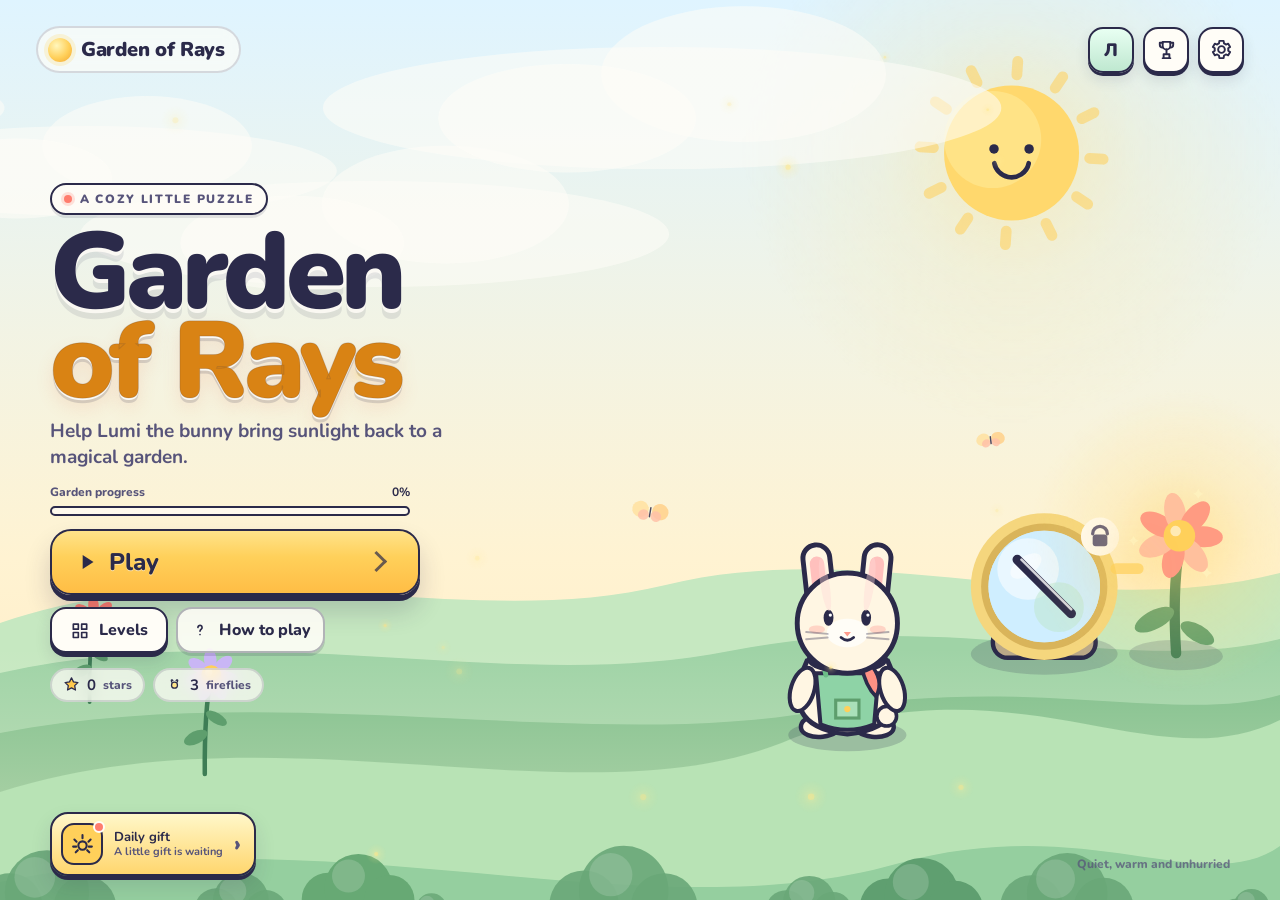
<file: index.html>
<!DOCTYPE html>
<html lang="ru">
<head>
  <meta charset="utf-8">
  <meta name="viewport" content="width=device-width, initial-scale=1, maximum-scale=1, user-scalable=no, viewport-fit=cover">
  <meta name="theme-color" content="#fff6e3">
  <meta name="description" content="Сад Лучей — уютная головоломка о зайчике Луми, который возвращает свет в волшебный сад.">
  <title>Сад Лучей</title>
  <link rel="icon" href="data:image/svg+xml,%3Csvg xmlns='http://www.w3.org/2000/svg' viewBox='0 0 64 64'%3E%3Ccircle cx='32' cy='32' r='30' fill='%23ffd05a'/%3E%3Ccircle cx='32' cy='32' r='17' fill='%23fff6e3'/%3E%3Ccircle cx='26' cy='29' r='2.6' fill='%232b2a4a'/%3E%3Ccircle cx='38' cy='29' r='2.6' fill='%232b2a4a'/%3E%3Cpath d='M26 37q6 5 12 0' fill='none' stroke='%232b2a4a' stroke-width='2.4' stroke-linecap='round'/%3E%3C/svg%3E">
  <link rel="stylesheet" href="assets/style.css">
</head>
<body>
  <div id="app">
    <canvas id="scene" aria-hidden="true"></canvas>

    <div id="ui">
      <div id="loading" class="loading" aria-live="polite">
        <div class="loading-sun" aria-hidden="true"></div>
        <div class="loading-title" id="loading-title">Сад Лучей</div>
        <div class="loading-bar"><i></i></div>
        <div class="loading-text" id="loading-text">Выращиваем лучики…</div>
      </div>

      <section id="screen-menu" class="screen menu" aria-label="Меню">
        <header class="menu-top">
          <div class="brand-mini">
            <span class="brand-sun" aria-hidden="true"></span>
            <span id="brand-name">Сад Лучей</span>
          </div>
          <div class="top-actions">
            <button class="icon-btn" id="btn-profile" aria-label="Профиль" title="Профиль">
              <span class="avatar-fallback" id="profile-avatar">Л</span>
            </button>
            <button class="icon-btn" id="btn-achievements" aria-label="Достижения" title="Достижения">
              <svg viewBox="0 0 24 24" aria-hidden="true"><path d="M8 4h8v4a4 4 0 0 1-8 0V4Z"/><path d="M8 5H5v2a3 3 0 0 0 3 3M16 5h3v2a3 3 0 0 1-3 3M12 12v5M8 21h8M9 17h6v4H9z"/></svg>
            </button>
            <button class="icon-btn" id="btn-settings" aria-label="Настройки" title="Настройки">
              <svg viewBox="0 0 24 24" aria-hidden="true"><path d="M12 15.5a3.5 3.5 0 1 0 0-7 3.5 3.5 0 0 0 0 7Z"/><path d="M19 13.2a7 7 0 0 0 0-2.4l2-1.5-2-3.4-2.4 1a7 7 0 0 0-2-1.2L14.2 3H9.8l-.4 2.7a7 7 0 0 0-2 1.2l-2.4-1-2 3.4 2 1.5a7 7 0 0 0 0 2.4l-2 1.5 2 3.4 2.4-1a7 7 0 0 0 2 1.2l.4 2.7h4.4l.4-2.7a7 7 0 0 0 2-1.2l2.4 1 2-3.4-2-1.5Z"/></svg>
            </button>
          </div>
        </header>

        <div class="menu-hero">
          <div class="menu-copy">
            <div class="eyebrow" id="menu-eyebrow">Уютная головоломка</div>
            <h1 class="logo" id="menu-logo">Сад<br><span>Лучей</span></h1>
            <p class="tagline" id="menu-tagline">Помоги зайчику Луми вернуть солнце в волшебный сад.</p>
            <div class="progress-wrap" id="menu-progress-wrap">
              <div class="progress-top"><span id="menu-progress-label">Прогресс сада</span><strong id="menu-progress-value">0%</strong></div>
              <div class="progress"><i id="menu-progress-bar"></i></div>
            </div>
            <button class="btn btn-primary btn-xl" id="btn-play">
              <svg viewBox="0 0 24 24" aria-hidden="true"><path d="M8 5.5v13l10-6.5-10-6.5Z" fill="currentColor" stroke="none"/></svg>
              <span id="btn-play-label">Играть</span>
            </button>
            <div class="menu-row">
              <button class="btn btn-soft" id="btn-levels">
                <svg viewBox="0 0 24 24" aria-hidden="true"><path d="M4 5h6v6H4zM14 5h6v6h-6zM4 15h6v6H4zM14 15h6v6h-6z"/></svg>
                <span id="btn-levels-label">Уровни</span>
              </button>
              <button class="btn btn-ghost" id="btn-howto">
                <svg viewBox="0 0 24 24" aria-hidden="true"><path d="M9.5 9a2.5 2.5 0 1 1 4.2 1.8c-1 .8-1.7 1.3-1.7 2.7"/><path d="M12 17.5h.01"/></svg>
                <span id="btn-howto-label">Как играть</span>
              </button>
            </div>
            <div class="menu-stats">
              <div class="stat-pill"><span class="stat-icon star-icon" aria-hidden="true"></span><strong id="menu-stars">0</strong><span id="menu-stars-label">звёзд</span></div>
              <div class="stat-pill"><span class="stat-icon fly-icon" aria-hidden="true"></span><strong id="menu-flies">3</strong><span id="menu-flies-label">светлячка</span></div>
            </div>
          </div>
          <div class="menu-scene-space" id="menu-scene-space" aria-hidden="true"></div>
        </div>

        <footer class="menu-bottom">
          <button class="daily-card" id="btn-daily">
            <span class="daily-icon" aria-hidden="true">
              <svg viewBox="0 0 24 24"><path d="M12 3v3M4.2 7.2l2.1 2.1M19.8 7.2l-2.1 2.1M3 14h3M18 14h3M5.5 19.5l2-2M18.5 19.5l-2-2"/><circle cx="12" cy="13" r="4"/></svg>
              <i id="daily-badge"></i>
            </span>
            <span class="daily-copy"><strong id="daily-title">Подарок дня</strong><small id="daily-sub">Загляни в сад за светлячками</small></span>
            <span class="daily-arrow" aria-hidden="true">›</span>
          </button>
          <div class="menu-footnote" id="menu-footnote">Тихо, тепло и без спешки</div>
        </footer>
      </section>

      <section id="screen-levels" class="screen levels hidden" aria-label="Уровни">
        <header class="page-top">
          <button class="icon-btn" id="btn-levels-back" aria-label="Назад">
            <svg viewBox="0 0 24 24" aria-hidden="true"><path d="M15 5 8 12l7 7"/></svg>
          </button>
          <div class="page-heading">
            <h2 id="levels-title">Садовые тропинки</h2>
            <p id="levels-sub">120 уровней, 12 глав сада</p>
          </div>
          <div class="res-pill"><span class="stat-icon star-icon" aria-hidden="true"></span><strong id="levels-stars">0</strong></div>
        </header>
        <div class="chapter-tabs" id="chapter-tabs" role="tablist"></div>
        <div class="level-grid" id="level-grid"></div>
        <footer class="levels-foot">
          <p id="levels-hint">Собирай звёзды за аккуратные решения.</p>
          <button class="btn btn-soft btn-small" id="btn-endless">Бесконечный сад · 0</button>
          <button class="btn btn-soft btn-small" id="btn-levels-reward">
            <span class="stat-icon fly-icon" aria-hidden="true"></span>
            <span id="levels-reward-label">Смотреть рекламу · +5</span>
          </button>
        </footer>
      </section>

      <section id="screen-game" class="screen game hidden" aria-label="Игра">
        <header id="game-top">
          <button class="icon-btn" id="btn-game-back" aria-label="К уровням">
            <svg viewBox="0 0 24 24" aria-hidden="true"><path d="M15 5 8 12l7 7"/></svg>
          </button>
          <div class="game-heading">
            <span id="game-chapter">Поляна</span>
            <strong id="game-level">Уровень 1</strong>
          </div>
          <div class="game-top-right">
            <div class="mini-stars" id="game-stars" aria-label="Звёзды"></div>
            <div class="res-pill small"><span class="stat-icon fly-icon" aria-hidden="true"></span><strong id="game-flies">3</strong></div>
            <button class="icon-btn" id="btn-game-pause" aria-label="Пауза">
              <svg viewBox="0 0 24 24" aria-hidden="true"><path d="M8 5v14M16 5v14"/></svg>
            </button>
          </div>
        </header>

        <div id="board-frame"></div>

        <aside id="game-panel">
          <div class="goal-card">
            <div class="goal-title"><span id="goal-label">Зажги все цветы</span><strong id="goal-count">0/1</strong></div>
            <div class="goal-flowers" id="goal-flowers"></div>
            <p class="game-tip" id="game-tip"></p>
          </div>
          <div class="moves-card">
            <div><span id="moves-label">Ходы</span><strong id="moves-count">0</strong></div>
            <div><span id="best-label">Лучший</span><strong id="best-count">—</strong></div>
            <div><span id="par-label">Норма</span><strong id="par-count">0</strong></div>
          </div>
          <div class="game-actions">
            <button class="btn btn-hint" id="btn-hint">
              <span class="bulb-icon" aria-hidden="true">
                <svg viewBox="0 0 24 24"><path d="M9 18h6M10 21h4"/><path d="M8.5 14a6 6 0 1 1 7 0c-.9.7-1.5 1.6-1.5 2.5H10c0-.9-.6-1.8-1.5-2.5Z"/></svg>
              </span>
              <span id="hint-label">Подсказка</span>
              <span class="cost" id="hint-cost">1</span>
            </button>
            <div class="game-action-row">
              <button class="btn btn-soft" id="btn-undo">
                <svg viewBox="0 0 24 24" aria-hidden="true"><path d="M9 7 4 12l5 5"/><path d="M4 12h9a6 6 0 0 1 6 6"/></svg>
                <span id="undo-label">Отменить</span>
              </button>
              <button class="btn btn-soft" id="btn-reset">
                <svg viewBox="0 0 24 24" aria-hidden="true"><path d="M19 12a7 7 0 1 1-2-5"/><path d="M19 4v6h-6"/></svg>
                <span id="reset-label">Заново</span>
              </button>
            </div>
          </div>
          <p class="game-hintline" id="game-hintline"></p>
        </aside>
      </section>
    </div>

    <div id="modal-layer" class="modal-layer hidden" role="presentation"></div>
    <div id="toast-layer" class="toast-layer" aria-live="polite"></div>
  </div>

  <script src="assets/i18n.js"></script>
  <script src="assets/levels.js"></script>
  <script src="assets/extra-levels.js"></script>
  <script src="assets/endless.js"></script>
  <script src="assets/puzzle.js"></script>
  <script src="assets/render.js"></script>
  <script src="assets/audio.js"></script>
  <script src="assets/game.js"></script>
</body>
</html>
</file>
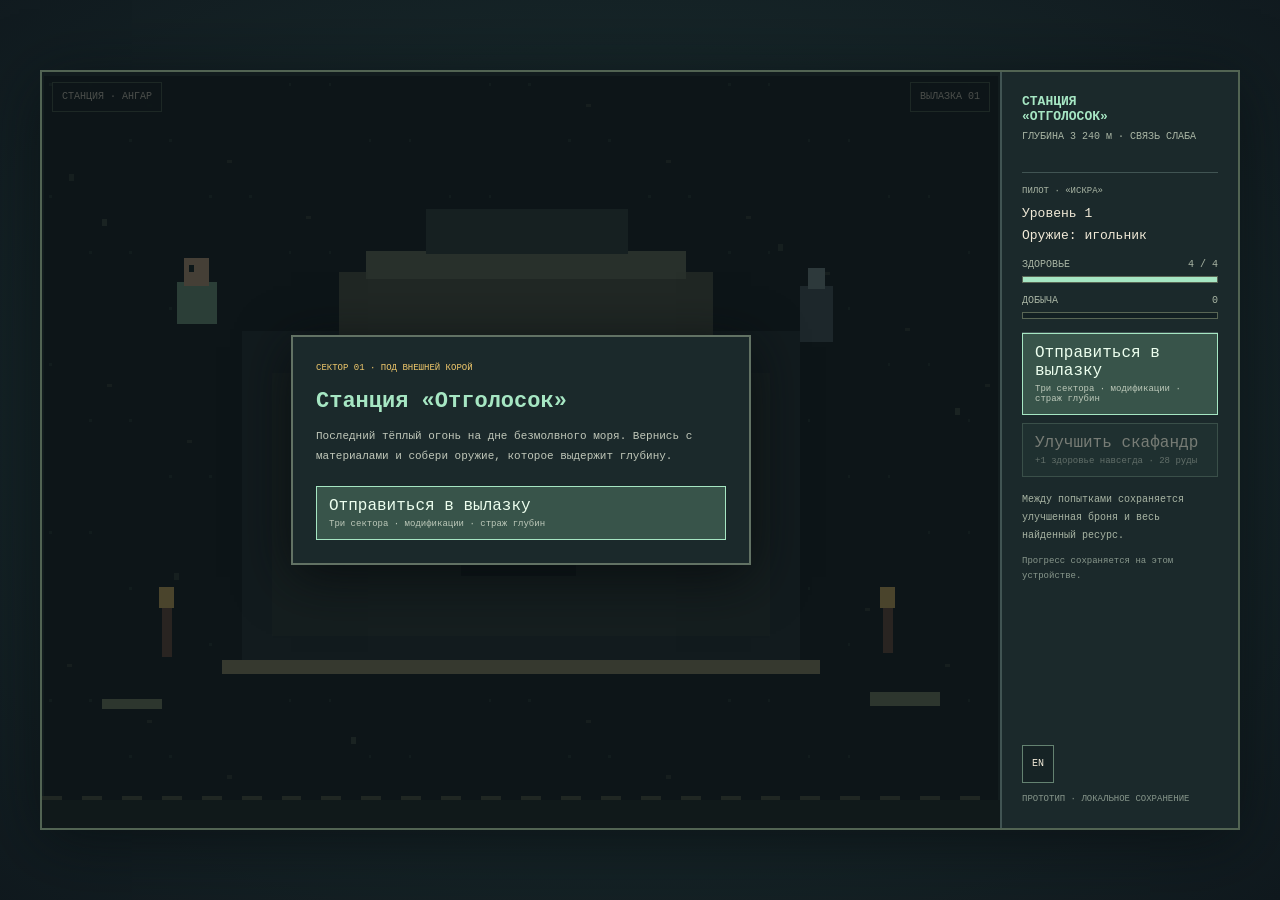
<file: echo-station/index.html>
<!doctype html>
<html lang="ru">
<head>
<meta charset="utf-8">
<meta name="viewport" content="width=device-width,initial-scale=1,maximum-scale=1,user-scalable=no,viewport-fit=cover">
<meta name="theme-color" content="#10191e">
<meta name="description" content="Пиксельный экшен-рогалик про вылазки в затерянные сектора и развитие станции.">
<title>Эхо глубин: станция «Отголосок»</title>
<style>
:root{color-scheme:dark;--night:#10191e;--deep:#19292b;--panel:#203536;--line:#415453;--mint:#a6e6c3;--gold:#f1c96c;--text:#f1ead8;--muted:#a9b5a4;--red:#ff8170;font-family:"Courier New",monospace;font-synthesis:none;text-rendering:optimizeSpeed}*{box-sizing:border-box}html,body{width:100%;height:100%;margin:0;overflow:hidden;background:var(--night);color:var(--text)}button{font:inherit;color:inherit}.app{width:100%;height:100%;min-height:0;display:flex;align-items:center;justify-content:center;padding:12px env(safe-area-inset-right) 12px env(safe-area-inset-left);background:radial-gradient(ellipse at 49% 48%,#243937 0,#152427 58%,#10191e 100%)}.shell{position:relative;display:grid;grid-template-columns:minmax(0,1fr) 238px;width:min(1200px,100%);height:min(760px,100%);min-height:0;overflow:hidden;border:2px solid #526453;background:var(--night);box-shadow:0 12px 60px #080d10ab}.board{position:relative;min-width:0;min-height:0;background:#131e21;overflow:hidden}canvas{display:block;width:100%;height:100%;image-rendering:pixelated;touch-action:none}.side{z-index:1;display:flex;flex-direction:column;justify-content:space-between;min-width:0;padding:22px 20px;background:#1b292b;border-left:2px solid var(--line)}.brand{margin:0;color:var(--mint);font-size:13px;font-weight:700;letter-spacing:0}.overline{margin:7px 0 0;color:var(--muted);font-size:10px;letter-spacing:0}.status{margin-top:30px;padding:13px 0;border-top:1px solid var(--line);border-bottom:1px solid var(--line)}.label{margin:0 0 7px;color:var(--muted);font-size:9px}.value{margin:0;color:var(--text);font-size:13px;line-height:1.7}.stat-row{display:flex;align-items:center;justify-content:space-between;gap:8px;margin-top:12px;color:var(--muted);font-size:10px}.meter{height:7px;margin-top:6px;border:1px solid #596655;background:#132023}.meter i{display:block;width:100%;height:100%;background:var(--mint);transform-origin:left}.meter.xp i{background:var(--gold)}.controls{display:grid;gap:8px}.hint{margin:14px 0 0;color:var(--muted);font-size:10px;line-height:1.8}.key{padding:1px 5px;border:1px solid #657365;color:var(--mint)}.button{min-height:46px;width:100%;padding:10px 12px;border:1px solid #648271;background:#263a37;text-align:left;cursor:pointer;touch-action:manipulation;transition:background .12s,border-color .12s,transform .12s}.button:hover:not(:disabled),.button:focus-visible{border-color:var(--mint);background:#35483e;outline:none}.button:active:not(:disabled){transform:translateY(1px)}.button:disabled{opacity:.43;cursor:not-allowed}.button.primary{border-color:var(--mint);background:#38544a;color:#edffef}.button small{display:block;margin-top:4px;color:#bdc9ba;font-size:9px}.button.tiny{min-height:38px;width:auto;padding:6px 9px;text-align:center;font-size:10px}.topbar{position:absolute;top:10px;left:10px;right:10px;display:flex;flex-wrap:wrap;gap:7px;align-items:flex-start;justify-content:space-between;pointer-events:none}.pill{padding:7px 9px;border:1px solid #516553;background:#142124e8;color:var(--text);font-size:10px;line-height:1.4}.overlay{position:absolute;inset:0;z-index:2;display:flex;align-items:center;justify-content:center;padding:18px;background:#0a1114b8}.overlay[hidden]{display:none}.dialog{width:min(460px,100%);max-height:100%;overflow:auto;padding:23px;border:2px solid #627264;background:#1b292b;box-shadow:0 12px 50px #070b0dd1}.dialog .kicker{margin:0 0 11px;color:var(--gold);font-size:9px}.dialog h1,.dialog h2{margin:0;color:var(--mint);font-size:22px;line-height:1.3}.dialog p{color:#c1c8ba;font-size:11px;line-height:1.8}.dialog-actions{display:grid;gap:9px;margin-top:19px}.choices{display:grid;grid-template-columns:1fr;gap:9px;margin-top:16px}.choice{padding:13px;border:1px solid #596a5a;background:#223432}.choice strong{display:block;color:var(--gold);font-size:12px}.choice p{margin:7px 0;color:var(--muted)}.choice .button{margin-top:4px}.mobile{position:absolute;inset:auto 12px 16px;display:none;align-items:flex-end;justify-content:space-between;pointer-events:none;touch-action:none}.stick{position:relative;width:108px;height:108px;border:1px solid #d9e8d147;border-radius:50%;background:#1220238c;pointer-events:auto;touch-action:none}.knob{position:absolute;top:50%;left:50%;width:42px;height:42px;transform:translate(-50%,-50%);border:1px solid #d9e8d1a0;border-radius:50%;background:#b1d7be78;pointer-events:none}.dash{width:70px;height:70px;border:2px solid #dbc985;background:#332d19d1;color:var(--gold);font-size:10px;pointer-events:auto;touch-action:none}.footer-note{margin:9px 0 0;color:#88978c;font-size:9px;line-height:1.6}.lang{position:absolute;top:10px;right:10px;z-index:3;width:auto;min-height:30px;padding:5px 8px;background:#162325e8;text-align:center}.side .lang{position:static;align-self:flex-start;margin-top:8px}@media(max-width:760px){.app{padding:0}.shell{grid-template-columns:minmax(0,1fr) 174px;width:100%;height:100%;border:0}.side{padding:13px 12px}.brand{font-size:11px}.overline{font-size:9px}.status{margin-top:17px;padding:9px 0}.value{font-size:11px}.stat-row{font-size:9px}.hint{font-size:9px}.button{min-height:43px;padding:8px;font-size:10px}.button small{font-size:8px}.footer-note{font-size:8px}}@media(max-width:560px){.app{display:block}.shell{display:block;width:100%;height:100%;height:100dvh;border:0}.board{height:100%;width:100%}.side{position:absolute;right:8px;top:52px;width:min(160px,38vw);max-height:calc(100% - 116px);overflow:auto;padding:11px;border:1px solid #415453;background:#172426ee}.side .brand{font-size:10px}.side .overline,.side .hint,.side .footer-note{display:none}.side .status{margin-top:10px}.controls{gap:6px}.side .lang{margin-top:8px}.topbar{top:max(9px,env(safe-area-inset-top));left:9px;right:9px}.mobile{display:flex}.mobile.is-hidden{display:none}.overlay{padding:12px}.dialog{padding:17px}.dialog h1,.dialog h2{font-size:20px}.status .value{font-size:10px}}@media(orientation:landscape) and (max-height:460px){.side{max-height:calc(100% - 18px);overflow:auto}.side .status{margin-top:8px;padding:8px 0}.side .hint,.side .footer-note,.side .overline{display:none}.button{min-height:34px}.dialog{padding:14px}.dialog p{margin:7px 0;line-height:1.5}.dialog-actions{margin-top:10px}}
@media(max-width:560px){.app{display:block}.shell{display:block;width:100%;height:100%;height:100dvh;border:0}.board{display:grid;place-items:center;width:100%;height:100%;background:#10181b}.board canvas{width:min(100vw,calc(100dvh * 1.777778));height:auto;aspect-ratio:16/9}.side{position:absolute;right:8px;top:calc((100dvh - min(56.25vw,100dvh))/2 + 52px);width:min(160px,38vw);max-height:min(300px,calc((100dvh - min(56.25vw,100dvh))/2 + min(56.25vw,100dvh) - 120px));overflow:auto;padding:11px;border:1px solid #415453;background:#172426ee;z-index:3}.side .brand{font-size:10px}.side .overline,.side .hint,.side .footer-note{display:none}.side .status{margin-top:10px}.controls{gap:6px}.topbar{top:calc((100dvh - min(56.25vw,100dvh))/2 + 9px);justify-content:flex-start}.pill{max-width:calc(50vw - 18px);font-size:8px;overflow:hidden;text-overflow:ellipsis;white-space:nowrap}.topbar .combat{margin-left:auto}.mobile{inset:auto 12px calc((100dvh - min(56.25vw,100dvh))/2 + 16px);z-index:2}.overlay{padding:12px;z-index:4}.dialog{width:min(460px,calc(100vw - 32px));min-width:0;max-height:calc(100% - 24px);padding:17px}.dialog p{overflow-wrap:anywhere}.dialog h1,.dialog h2{font-size:20px}.shell.is-fighting .side{display:none}.shell.is-fighting .mobile{z-index:3}.shell:has(.overlay:not([hidden])) .side{visibility:hidden}}
</style>
</head>
<body>
<main class="app"><section class="shell" aria-label="Эхо глубин">
<section class="board" aria-label="Игровое поле"><canvas id="game" width="384" height="216" aria-label="Поле сражения"></canvas>
<div class="topbar"><div class="pill" id="phase-label">СТАНЦИЯ · АНГАР</div><div class="pill" id="mission-label">ВЫЛАЗКА 01 · 1 / 3</div><div class="pill combat" id="combat-hud" hidden></div></div>
<div class="mobile" id="touch-controls"><div class="stick" id="stick" role="slider" aria-label="Перемещение героя" aria-valuemin="-100" aria-valuemax="100" aria-valuenow="0"><div class="knob" id="knob"></div></div><button class="dash" id="dash-touch" type="button" aria-label="Рывок героя">РЫВОК</button></div>
<section class="overlay" id="overlay" aria-live="polite"><div class="dialog"><p class="kicker" id="modal-kicker">СЕКТОР 01 · ПОД ВНЕШНЕЙ КОРОЙ</p><h1 id="modal-title">Станция «Отголосок»</h1><p id="modal-body">Последний тёплый огонь на дне безмолвного моря. Вернись с материалами и собери оружие, которое выдержит глубину.</p><div class="dialog-actions" id="modal-actions"></div></div></section>
</section>
<aside class="side" aria-label="Панель экипировки"><div><h2 class="brand" id="brand">СТАНЦИЯ<br>«ОТГОЛОСОК»</h2><p class="overline" id="station-subtitle">ГЛУБИНА 3 240 м · СВЯЗЬ СЛАБА</p><div class="status"><p class="label" id="status-label">ПИЛОТ · «ИСКРА»</p><p class="value" id="status-value">Уровень 1<br>Оружие: игольник</p><div class="stat-row"><span id="health-label">ЗДОРОВЬЕ</span><span id="health-value">4 / 4</span></div><div class="meter"><i id="health-bar"></i></div><div class="stat-row"><span id="xp-label">ДОБЫЧА</span><span id="ore-value">0</span></div><div class="meter xp"><i id="xp-bar"></i></div></div><div class="controls" id="station-controls"></div><p class="hint" id="control-hint">ДВИЖЕНИЕ <span class="key">W</span><span class="key">A</span><span class="key">S</span><span class="key">D</span><br>РЫВОК <span class="key">ПРОБЕЛ</span><br>АТАКА — АВТОМАТИЧЕСКИ</p><p class="footer-note" id="save-note">Прогресс сохраняется на этом устройстве.</p></div><div><button class="button tiny lang" id="lang-btn" type="button" aria-label="Switch language">EN</button><p class="footer-note" id="build-note">ПРОТОТИП · ЛОКАЛЬНОЕ СОХРАНЕНИЕ</p></div></aside>
</section></main>
<script>
(() => {
"use strict";
const canvas=document.getElementById("game"),ctx=canvas.getContext("2d"),overlay=document.getElementById("overlay"),actions=document.getElementById("modal-actions"),langBtn=document.getElementById("lang-btn"),pad=document.getElementById("stick"),knob=document.getElementById("knob"),touchUI=document.getElementById("touch-controls"),shell=document.querySelector(".shell"),combatHud=document.getElementById("combat-hud"),TAU=Math.PI*2;
const ui=Object.fromEntries(["phase-label","mission-label","modal-kicker","modal-title","modal-body","status-label","status-value","health-label","health-value","ore-value","health-bar","xp-bar","station-controls","control-hint","save-note","brand","station-subtitle","xp-label"].map(id=>[id,document.getElementById(id)]));
const copy={ru:{phase:"СТАНЦИЯ · АНГАР",flight:"ВЫЛАЗКА",boss:"БОСС",title:"Станция «Отголосок»",intro:"Последний тёплый огонь на дне безмолвного моря. Вернись с материалами и собери оружие, которое выдержит глубину.",pilot:"ПИЛОТ · «ИСКРА»",health:"ЗДОРОВЬЕ",ore:"ДОБЫЧА",level:"Уровень",gun:"Оружие",dash:"РЫВОК",hint:"ДВИЖЕНИЕ",auto:"АТАКА — АВТОМАТИЧЕСКИ",saved:"Прогресс сохраняется на этом устройстве.",lang:"EN",start:"Отправиться в вылазку",runDesc:"Три сектора · модификации · страж глубин",upgrade:"Улучшить скафандр",upgradeDesc:"+1 здоровье навсегда · {cost} руды",ready:"Подготовка к вылазке завершена",sector:"СЕКТОР",room:"Комната",pick:"УСТАНОВКА МОДУЛЯ",pickTitle:"Выбери усиление",pickBody:"Этот модуль работает до конца вылазки и изменяет стиль боя.",bossName:"СТРАЖ ТРЕЩИНЫ",winTitle:"Ты выстоял",winBody:"Страж затих. На дне открывается новый маршрут.",loseTitle:"Сигнал оборвался",loseBody:"Экспедиция не пропала даром. Станция обменяет обломки на руду.",rewards:"+{ore} руды · +{xp} опыта",again:"Новая вылазка",station:"Вернуться на станцию",mod:{rapid:["Разгон катушки","Снаряд летит быстрее; короткая серия пробивает плотную броню."],pierce:["Сквозной импульс","Выстрел проходит сквозь врагов и сохраняет скорость."],drone:["Сервисный дрон","Малый дрон повреждает ближайших врагов."],vital:["Полевой каркас","Ещё одно максимальное здоровье и полное восстановление."],orbit:["Кольцо разрядов","Периодический разряд задевает врагов рядом."],supply:["Сборщик сплавов","Дополнительная руда за каждого поверженного врага."]},upDone:"Скафандр усилен. Теперь выдержит ещё один удар.",upPoor:"Для апгрейда не хватает руды.",roomDone:"Сектор очищен. Выбери модуль перед входом глубже.",returning:"Между попытками сохраняется улучшенная броня и весь найденный ресурс."},en:{phase:"STATION · HANGAR",flight:"EXPEDITION",boss:"BOSS",title:"Echo Station",intro:"The last warm light beneath a silent sea. Bring back salvage and build a weapon that can withstand the deep.",pilot:"PILOT · SPARK",health:"HEALTH",ore:"SALVAGE",level:"Level",gun:"Weapon",dash:"DASH",hint:"MOVE",auto:"ATTACKS AUTOMATICALLY",saved:"Progress is saved on this device.",lang:"RU",start:"Start expedition",runDesc:"Three sectors · field upgrades · deep guardian",upgrade:"Reinforce suit",upgradeDesc:"+1 permanent health · {cost} salvage",ready:"Suit checked. Expedition is ready.",sector:"SECTOR",room:"Room",pick:"MODULE AVAILABLE",pickTitle:"Choose an upgrade",pickBody:"This module changes your combat build for the rest of this expedition.",bossName:"RIFT WARDEN",winTitle:"You held the line",winBody:"The Warden falls silent. A new passage opens below.",loseTitle:"Signal lost",loseBody:"The expedition wasn't wasted. The station salvaged a little ore.",rewards:"+{ore} salvage · +{xp} experience",again:"New expedition",station:"Return to station",mod:{rapid:["Coil overdrive","Faster shots and tight bursts punch through dense armor."],pierce:["Piercing pulse","Shots pass through enemies and keep their speed."],drone:["Service drone","A small drone damages the closest enemies."],vital:["Field frame","One extra max health and full recovery."],orbit:["Arc ring","Periodic electric arcs strike nearby enemies."],supply:["Alloy collector","Every defeated enemy yields extra salvage."]},upDone:"Suit reinforced. You can take another hit.",upPoor:"Not enough salvage for the upgrade.",roomDone:"Sector cleared. Choose a module before going deeper.",returning:"Permanent armor and recovered salvage stay with you between expeditions."}};
const fresh=()=>({version:1,ore:0,level:1,health:4,records:0,lang:"ru",best:0}),saved=()=>{try{const s=JSON.parse(localStorage.getItem("echo-station-save")||"null");return s&&s.version===1?{...fresh(),...s,health:Math.max(4,s.health||4)}:fresh()}catch{return fresh()}};
let profile=saved(),scene="station",room=1,run={hp:4,maxHp:4,xp:0,ore:0,x:190,y:110,speed:74,invul:0,dash:0,fire:0,clock:0,enemies:[],shots:[],particles:[],buffs:{rapid:0,pierce:0,drone:0,orbit:0,supply:0},chosen:[]},last=performance.now(),keys=new Set(),joy={x:0,y:0,id:null},frame=0,worldX=0,hudAt=0;
function tr(key,...args){let v=copy[profile.lang][key]||copy.ru[key];for(const [k,n]of Object.entries({cost:upgradeCost(),...Object.fromEntries(args.map((x,i)=>[["ore","xp"][i]||"v"+i,x]))}))v=v.replaceAll("{"+k+"}",n);return v}
function save(){try{localStorage.setItem("echo-station-save",JSON.stringify(profile))}catch{}}
function updateUI(){const lang=profile.lang;document.documentElement.lang=lang;langBtn.textContent=tr("lang");langBtn.setAttribute("aria-label",lang==="ru"?"Switch to English":"Переключить язык на русский");ui["phase-label"].textContent=scene==="fight"?(room===3?tr("boss"):tr("flight"))+" · "+tr("sector")+" 0"+room:tr("phase");ui["mission-label"].textContent=scene==="fight"?tr("room")+" "+room+" / 3":(lang==="ru"?"ВЫЛАЗКА  ":"RUN  ")+String(profile.records+1).padStart(2,"0");combatHud.hidden=scene!=="fight";combatHud.textContent=(lang==="ru"?"ЗДР ":"HP ")+run.hp+"/"+run.maxHp+" · "+(lang==="ru"?"РУДА ":"ORE ")+(profile.ore+run.ore);shell.classList.toggle("is-fighting",scene==="fight");ui["brand"].innerHTML=lang==="ru"?"СТАНЦИЯ<br>«ОТГОЛОСОК»":"ECHO<br>STATION";ui["station-subtitle"].textContent=lang==="ru"?"ГЛУБИНА 3 240 м · СВЯЗЬ СЛАБА":"DEPTH 3,240 m · SIGNAL WEAK";ui["status-label"].textContent=tr("pilot");ui["health-label"].textContent=tr("health");ui["xp-label"].textContent=tr("ore");ui["health-value"].textContent=scene==="fight"?run.hp+" / "+run.maxHp:profile.health+" / "+profile.health;ui["health-bar"].style.transform="scaleX("+(scene==="fight"?run.hp/run.maxHp:1)+")";ui["ore-value"].textContent=profile.ore+(scene==="fight"&&run.ore?" +"+run.ore:"");ui["xp-bar"].style.transform="scaleX("+(scene==="fight"?run.xp/60:Math.min(1,profile.ore/upgradeCost()))+")";ui["status-value"].innerHTML=tr("level")+" "+profile.level+"<br>"+tr("gun")+": "+(lang==="ru"?"игольник":"Needler");ui["station-controls"].replaceChildren();if(scene==="station"){addButton(ui["station-controls"],tr("start"),tr("runDesc"),begin,"primary");const up=addButton(ui["station-controls"],tr("upgrade"),tr("upgradeDesc"),buyUpgrade);up.disabled=profile.ore<upgradeCost()}ui["control-hint"].innerHTML=scene==="fight"?(innerWidth<=760?tr("auto"):tr("hint")+" <span class=key>W</span><span class=key>A</span><span class=key>S</span><span class=key>D</span><br>"+tr("dash").toUpperCase()+" <span class=key>SPACE</span><br>"+tr("auto")):tr("returning");ui["save-note"].textContent=tr("saved");touchUI.classList.toggle("is-hidden",scene!=="fight");}
function addButton(parent,label,sub,fn,klass=""){const b=document.createElement("button");b.type="button";b.className="button "+klass;b.innerHTML=label+(sub?"<small>"+sub+"</small>":"");b.addEventListener("click",fn);parent.appendChild(b);return b}
function modal(kicker,title,body,buttons){ui["modal-kicker"].textContent=kicker;ui["modal-title"].textContent=title;ui["modal-body"].textContent=body;actions.replaceChildren();for(const b of buttons)addButton(actions,b.label,b.sub,b.fn,b.klass||"");overlay.hidden=false}
function closeModal(){overlay.hidden=true}
function begin(){room=1;scene="fight";run={hp:profile.health,maxHp:profile.health,xp:0,ore:0,x:190,y:114,speed:75,invul:0,dash:0,fire:0,clock:0,enemies:[],shots:[],particles:[],buffs:{rapid:0,pierce:0,drone:0,orbit:0,supply:0},chosen:[]};spawnRoom();closeModal();updateUI()}
function upgradeCost(){return 28+Math.max(0,profile.health-4)*22}
function buyUpgrade(){if(profile.ore<upgradeCost()){modal(tr("phase"),tr("upgrade"),tr("upPoor"),[{label:tr("station"),fn:()=>{closeModal()}}]);return}profile.ore-=upgradeCost();profile.health++;save();updateUI();modal(tr("phase"),tr("upgrade"),tr("upDone"),[{label:tr("station"),fn:()=>{closeModal()}}])}
function spawnRoom(){run.enemies=[];run.shots=[];run.clock=0;if(room===3){run.enemies.push(enemy(329,106,"boss"));return}const count=3+room*2;for(let i=0;i<count;i++){const angle=i*2.399+room*.8,r=92+(i%3)*27;run.enemies.push(enemy(192+Math.cos(angle)*r,108+Math.sin(angle)*r,i%5===4?"brute":"scout"))}}
function enemy(x,y,type){return{x:Math.max(16,Math.min(368,x)),y:Math.max(31,Math.min(195,y)),type,hp:type==="boss"?14:type==="brute"?4:2,max:type==="boss"?14:type==="brute"?4:2,speed:type==="boss"?12:type==="brute"?10:16,fire:1.6+Math.random()*1.5,hit:0,phase:Math.random()*6.28}}
function nearest(){let best=null,d2=1e9;for(const e of run.enemies){const dx=e.x-run.x,dy=e.y-run.y,q=dx*dx+dy*dy;if(q<d2){d2=q;best=e}}return best}
function particle(x,y,color,n=5){for(let i=0;i<n;i++){if(run.particles.length>64)run.particles.shift();const a=Math.random()*TAU,s=12+Math.random()*50;run.particles.push({x,y,vx:Math.cos(a)*s,vy:Math.sin(a)*s,t:.2+Math.random()*.35,color})}}
function update(dt){run.clock+=dt;hudAt-=dt;if(hudAt<=0){updateUI();hudAt=.2}run.invul=Math.max(0,run.invul-dt);run.dash=Math.max(0,run.dash-dt);run.fire-=dt;const dx=(keys.has("d")||keys.has("arrowright")?1:0)-(keys.has("a")||keys.has("arrowleft")?1:0)+joy.x,dy=(keys.has("s")||keys.has("arrowdown")?1:0)-(keys.has("w")||keys.has("arrowup")?1:0)+joy.y,m=Math.hypot(dx,dy);if(m>.05){const speed=run.speed*(run.dash>.12?2.8:1);run.x+=dx/m*speed*dt;run.y+=dy/m*speed*dt;run.x=Math.max(16,Math.min(368,run.x));run.y=Math.max(28,Math.min(198,run.y))}if(run.fire<=0&&run.enemies.length){const target=nearest();if(target){run.fire=run.buffs.rapid?.31:.48;const a=Math.atan2(target.y-run.y,target.x-run.x),speed=228;run.shots.push({x:run.x,y:run.y-3,vx:Math.cos(a)*speed,vy:Math.sin(a)*speed,life:1,pierce:run.buffs.pierce?99:0,hit:[]})}}for(const e of run.enemies){e.phase+=dt;e.hit=Math.max(0,e.hit-dt);const ex=run.x-e.x,ey=run.y-e.y,d=Math.hypot(ex,ey)||1;if(d>(e.type==="boss"?39:35)){e.x+=ex/d*e.speed*dt;e.y+=ey/d*e.speed*dt}e.x=Math.max(16,Math.min(368,e.x));e.y=Math.max(31,Math.min(199,e.y));e.fire-=dt;if(d<(e.type==="boss"?39:35)&&e.fire<=0&&run.invul<=0){run.hp--;run.invul=.9;e.fire=2.3;particle(run.x,run.y,"#ff8170",9);updateUI();if(run.hp<=0){finish(false);return}}}for(let i=run.shots.length-1;i>=0;i--){const s=run.shots[i];s.x+=s.vx*dt;s.y+=s.vy*dt;s.life-=dt;let remove=s.life<=0||s.x<0||s.x>384||s.y<0||s.y>216;for(const e of run.enemies){if(s.hit.includes(e))continue;if(Math.hypot(e.x-s.x,e.y-s.y)<(e.type==="boss"?12:9)){e.hp--;e.hit=.1;particle(s.x,s.y,"#f1c96c",2);s.hit.push(e);if(e.hp<=0){run.ore+=e.type==="boss"?16:e.type==="brute"?4:2;run.xp+=e.type==="boss"?30:10;if(run.buffs.supply)run.ore+=2;particle(e.x,e.y,"#a6e6c3",7)}if(!s.pierce){remove=true;break}}}if(remove)run.shots.splice(i,1)}run.enemies=run.enemies.filter(e=>e.hp>0);for(let i=run.particles.length-1;i>=0;i--){const p=run.particles[i];p.x+=p.vx*dt;p.y+=p.vy*dt;p.t-=dt;if(p.t<=0)run.particles.splice(i,1)}if(run.buffs.drone&&run.clock%1<dt){const e=nearest();if(e){e.hp-=1;particle(e.x,e.y,"#73cae0",4);if(e.hp<=0){run.ore+=2;run.xp+=10}}}if(run.buffs.orbit&&run.clock%3<dt){for(const e of run.enemies){if(Math.hypot(e.x-run.x,e.y-run.y)<79){e.hp--;particle(e.x,e.y,"#73cae0",4)}}run.enemies=run.enemies.filter(e=>e.hp>0)}if(!run.enemies.length){if(room===3){finish(true);return}offerUpgrade()}}
function dash(){if(scene!=="fight"||run.dash>0)return;let dx=(keys.has("d")||keys.has("arrowright")?1:0)-(keys.has("a")||keys.has("arrowleft")?1:0)+joy.x,dy=(keys.has("s")||keys.has("arrowdown")?1:0)-(keys.has("w")||keys.has("arrowup")?1:0)+joy.y,m=Math.hypot(dx,dy)||1;run.x=Math.max(18,Math.min(366,run.x+dx/m*56));run.y=Math.max(27,Math.min(197,run.y+dy/m*56));run.dash=.38;run.invul=.5;particle(run.x,run.y,"#a6e6c3",8)}
const cards=["rapid","pierce","drone","vital","orbit","supply"];
function offerUpgrade(){scene="choice";updateUI();const options=[...cards].sort(()=>Math.random()-.5).slice(0,3);ui["modal-kicker"].textContent=tr("pick");ui["modal-title"].textContent=tr("pickTitle");ui["modal-body"].textContent=tr("pickBody");actions.replaceChildren();for(const key of options){const c=document.createElement("article");c.className="choice";const title=document.createElement("strong"),desc=document.createElement("p"),btn=document.createElement("button");title.textContent=copy[profile.lang].mod[key][0];desc.textContent=copy[profile.lang].mod[key][1];btn.type="button";btn.className="button tiny";btn.textContent=profile.lang==="ru"?"Установить":"Install";btn.addEventListener("click",()=>takeUpgrade(key));c.append(title,desc,btn);actions.append(c)}overlay.hidden=false}
function takeUpgrade(key){run.chosen.push(key);if(key==="vital"){run.maxHp++;run.hp=run.maxHp}else run.buffs[key]++;room++;scene="fight";spawnRoom();closeModal();updateUI()}
function finish(win){scene="result";profile.records++;profile.best=Math.max(profile.best,room);const total=Math.max(0,Math.floor(run.ore+(win?8:0)));profile.ore+=total;if(win){profile.level++;profile.health=Math.max(profile.health,run.maxHp)}save();updateUI();const reward=tr("rewards",total,run.xp);modal(win?tr("bossName"):tr("sector")+" 0"+room,win?tr("winTitle"):tr("loseTitle"),(win?tr("winBody"):tr("loseBody"))+"\n\n"+reward,[{label:tr("station"),fn:toStation,klass:"primary"},...(win?[{label:tr("again"),fn:begin}]:[])]);}
function toStation(){scene="station";updateUI();modal(tr("phase"),tr("title"),tr("ready"),[{label:tr("start"),sub:tr("runDesc"),fn:begin,klass:"primary"},{label:tr("station"),fn:closeModal}])}
function rect(x,y,w,h,color){ctx.fillStyle=color;ctx.fillRect(Math.round(x),Math.round(y),Math.round(w),Math.round(h))}
function background(){rect(0,0,384,216,"#142125");for(let y=0;y<216;y+=16){for(let x=0;x<384;x+=16){const n=(Math.floor(x/16)*13+Math.floor(y/16)*7)%11;if(n<4)rect(x+3,y+3,1,1,"#283837");if(n===4)rect(x+10,y+9,2,1,"#36413a")}}for(let i=0;i<14;i++){const x=(i*71+11)%384,y=29+(i*47)%168;rect(x,y,2,2,i%2?"#455347":"#35443e")}ctx.strokeStyle="#283a38";ctx.lineWidth=1;ctx.strokeRect(.5,.5,383,215);rect(0,208,384,8,"#222e2c");for(let x=0;x<384;x+=16)rect(x,207,8,1,"#59604b")}
function drawHero(){const x=Math.round(run.x),y=Math.round(run.y),blink=run.invul>0&&Math.floor(frame/4)%2===0;if(!blink){rect(x-6,y-8,12,15,"#293a36");rect(x-5,y-9,10,10,"#e0b791");rect(x-5,y+1,10,7,"#64a18a");rect(x-4,y-7,2,2,"#172629");rect(x+2,y-7,2,2,"#172629");rect(x-7,y+5,4,3,"#d8c681");rect(x+3,y+5,4,3,"#d8c681");rect(x-2,y-11,4,2,"#f1c96c")}ctx.fillStyle="#a6e6c3";ctx.fillRect(x-8,y+9,16,1)}
function drawEnemy(e){const bob=Math.sin(e.phase*3)*1.2,x=Math.round(e.x),y=Math.round(e.y+bob);if(e.type==="boss"){rect(x-13,y-11,26,23,e.hit?"#fff0b0":"#563d51");rect(x-10,y-16,20,7,"#75536a");rect(x-8,y-6,4,4,"#ff8170");rect(x+4,y-6,4,4,"#ff8170");rect(x-8,y+6,16,4,"#39343c");rect(x-17,y+12,34,3,"#a6e6c3");rect(x-16,y+12,30*(e.hp/e.max),3,"#ff8170");rect(x-17,y+16,34,1,"#718078");return}const base=e.type==="brute"?"#c27b57":"#588f88";rect(x-6,y-6,12,13,e.hit?"#fff0b0":base);rect(x-4,y-9,8,5,"#809e83");rect(x-3,y-3,2,2,"#142125");rect(x+2,y-3,2,2,"#142125");rect(x-4,y+7,3,4,"#41463d");rect(x+2,y+7,3,4,"#41463d");if(e.type==="brute"){rect(x-8,y-5,2,8,"#d3b673");rect(x+6,y-5,2,8,"#d3b673")}if(e.hp<e.max){rect(x-6,y-12,12,2,"#394541");rect(x-5,y-12,10*(e.hp/e.max),1,"#ff8170")}}
function drawScene(){ctx.clearRect(0,0,384,216);background();if(scene==="station"||scene==="result"){const bob=Math.sin(frame*.025)*2;rect(80,74,224,95,"#293739");rect(92,86,200,75,"#31423f");rect(119,57,150,21,"#5b6351");rect(130,51,128,8,"#76806a");rect(154,39,81,13,"#374844");rect(168,96,46,48,"#182527");rect(173,101,36,38,"#39504a");rect(180,108,22,25,"#c1b488");rect(187,113,8,12,"#527d71");rect(72,168,240,4,"#a8a276");rect(24,179,24,3,"#8a9675");rect(332,177,28,4,"#8a9675");if(scene==="station"){rect(54,58+bob,16,12,"#80b594");rect(57,51+bob,10,8,"#e0b791");rect(59,53+bob,2,2,"#172629");rect(304,63-bob,13,16,"#50626a");rect(307,58-bob,7,6,"#8aa3a1");rect(48,151,4,16,"#7a5843");rect(47,147,6,6,"#f1c96c");rect(337,152,4,14,"#7a5843");rect(336,147,6,6,"#f1c96c")}else{rect(183,151,14,17,"#252b2c");rect(184,146,12,8,"#d2ac86");rect(182,159,6,9,"#d5bb78");rect(193,159,6,9,"#d5bb78")}return}for(const e of run.enemies)drawEnemy(e);for(const s of run.shots){rect(s.x-2,s.y-1,5,3,"#f1c96c");rect(s.x-1,s.y,2,1,"#fff0ad")}if(run.buffs.orbit){ctx.strokeStyle="#73cae0b0";ctx.lineWidth=2;ctx.beginPath();ctx.arc(run.x,run.y,36+Math.sin(run.clock*4)*4,0,TAU);ctx.stroke()}if(run.buffs.drone){const a=run.clock*1.8;rect(run.x+Math.cos(a)*19-3,run.y+Math.sin(a)*14-2,7,5,"#73cae0")}drawHero();for(const p of run.particles)rect(p.x,p.y,2,2,p.color);if(room===3&&scene==="fight"){rect(136,30,112,2,"#514a40");rect(137,31,110*(run.enemies[0]?.hp/22||0),1,"#ff8170")}}
function loop(now){const dt=Math.min(.033,(now-last)/1000||0);last=now;frame++;if(scene==="fight")update(dt);drawScene();requestAnimationFrame(loop)}
function pointer(e){const r=pad.getBoundingClientRect(),cx=r.left+r.width/2,cy=r.top+r.height/2;let x=(e.clientX-cx)/(r.width*.34),y=(e.clientY-cy)/(r.height*.34),m=Math.hypot(x,y);if(m>1){x/=m;y/=m}joy.x=x;joy.y=y;knob.style.left=(50+x*34)+"%";knob.style.top=(50+y*34)+"%";pad.setAttribute("aria-valuenow",String(Math.round(x*100)))}
pad.addEventListener("pointerdown",e=>{e.preventDefault();joy.id=e.pointerId;pad.setPointerCapture(e.pointerId);pointer(e)});pad.addEventListener("pointermove",e=>{if(joy.id===e.pointerId)pointer(e)});function stopJoy(){joy.x=joy.y=0;joy.id=null;knob.style.left="50%";knob.style.top="50%";pad.setAttribute("aria-valuenow","0")}pad.addEventListener("pointerup",stopJoy);pad.addEventListener("pointercancel",stopJoy);document.getElementById("dash-touch").addEventListener("pointerdown",e=>{e.preventDefault();dash()});window.addEventListener("keydown",e=>{const key=e.key.toLowerCase();if(["arrowup","arrowdown","arrowleft","arrowright"," "].includes(key))e.preventDefault();keys.add(key);if(key===" "&&!e.repeat)dash()});window.addEventListener("keyup",e=>keys.delete(e.key.toLowerCase()));window.addEventListener("blur",()=>{keys.clear();stopJoy()});langBtn.addEventListener("click",()=>{profile.lang=profile.lang==="ru"?"en":"ru";save();updateUI();if(!overlay.hidden)modal(tr("phase"),tr("title"),tr("intro"),[{label:tr("start"),sub:tr("runDesc"),fn:begin,klass:"primary"}])});window.addEventListener("resize",()=>{canvas.style.imageRendering="pixelated"});updateUI();modal("СЕКТОР 01 · ПОД ВНЕШНЕЙ КОРОЙ",tr("title"),tr("intro"),[{label:tr("start"),sub:tr("runDesc"),fn:begin,klass:"primary"}]);requestAnimationFrame(loop)
})();
</script>
</body>
</html>
</file>
<file: assets/style.css>
@font-face {
  font-family: "Nunito";
  font-style: normal;
  font-weight: 400 900;
  font-display: swap;
  src: url("fonts/nunito-cyrillic.woff2") format("woff2");
  unicode-range: U+0301, U+0400-045F, U+0490-0491, U+04B0-04B1, U+2116;
}
@font-face {
  font-family: "Nunito";
  font-style: normal;
  font-weight: 400 900;
  font-display: swap;
  src: url("fonts/nunito-latin-ext.woff2") format("woff2");
  unicode-range: U+0100-02BA, U+02BD-02C5, U+02C7-02CC, U+02CE-02D7, U+02DD-02FF, U+0304, U+0308, U+0329, U+1D00-1DBF, U+1E00-1E9F, U+1EF2-1EFF, U+2020, U+20A0-20AB, U+20AD-20C4, U+2113, U+2C60-2C7F, U+A720-A7FF;
}
@font-face {
  font-family: "Nunito";
  font-style: normal;
  font-weight: 400 900;
  font-display: swap;
  src: url("fonts/nunito-latin.woff2") format("woff2");
  unicode-range: U+0000-00FF, U+0131, U+0152-0153, U+02BB-02BC, U+02C6, U+02DA, U+02DC, U+0304, U+0308, U+0329, U+2000-206F, U+20AC, U+2122, U+2191, U+2193, U+2212, U+2215, U+FEFF, U+FFFD;
}

:root {
  --ink: #2b2a4a;
  --ink-soft: #57547a;
  --ink-faint: #8e8aac;
  --cream: #fff6e3;
  --cream-2: #ffefcf;
  --cream-3: #ffe4ad;
  --paper: #fffdf7;
  --gold: #ffd05a;
  --gold-deep: #f2a62f;
  --coral: #ff7d6e;
  --coral-deep: #e45c50;
  --mint: #bfe8d0;
  --green: #5e9e6d;
  --green-deep: #3e7d55;
  --sky: #a9dbf2;
  --lav: #c9b6f5;
  --violet: #8e77d6;
  --shadow-hard: 0 5px 0 rgba(43, 42, 74, 0.18);
  --shadow-soft: 0 18px 40px rgba(43, 42, 74, 0.18);
  --radius: 22px;
  --safe-top: env(safe-area-inset-top, 0px);
  --safe-right: env(safe-area-inset-right, 0px);
  --safe-bottom: env(safe-area-inset-bottom, 0px);
  --safe-left: env(safe-area-inset-left, 0px);
}

* {
  box-sizing: border-box;
  -webkit-tap-highlight-color: transparent;
}

html,
body {
  margin: 0;
  padding: 0;
  width: 100%;
  height: 100%;
  overflow: hidden;
  background: var(--cream);
  color: var(--ink);
  font-family: "Nunito", "Trebuchet MS", "Segoe UI", sans-serif;
  user-select: none;
  -webkit-user-select: none;
  -webkit-touch-callout: none;
  overscroll-behavior: none;
}

body {
  position: fixed;
  inset: 0;
  touch-action: none;
}

button {
  font: inherit;
  color: inherit;
  border: 0;
  background: none;
  padding: 0;
  cursor: pointer;
  touch-action: manipulation;
}

button:focus-visible,
[tabindex]:focus-visible {
  outline: 3px solid var(--violet);
  outline-offset: 3px;
}

svg {
  display: block;
  width: 1.25em;
  height: 1.25em;
  fill: none;
  stroke: currentColor;
  stroke-width: 2;
  stroke-linecap: round;
  stroke-linejoin: round;
}

#app {
  position: fixed;
  inset: 0;
  overflow: hidden;
  background:
    radial-gradient(circle at 75% 20%, #fffbee 0%, transparent 45%),
    linear-gradient(180deg, #e7f6ff 0%, #fff6e3 62%, #ffe9c4 100%);
}

#scene {
  position: absolute;
  inset: 0;
  width: 100%;
  height: 100%;
  display: block;
  touch-action: none;
}

#ui {
  position: absolute;
  inset: 0;
  z-index: 5;
  pointer-events: none;
  display: flex;
  flex-direction: column;
}

.screen {
  position: absolute;
  inset: 0;
  pointer-events: none;
  display: flex;
  flex-direction: column;
}

.screen button,
.screen .level-btn,
.screen .chapter-tab,
.screen .daily-card {
  pointer-events: auto;
}

.hidden {
  display: none !important;
}

/* ---------- loading ---------- */

.loading {
  position: absolute;
  inset: 0;
  z-index: 90;
  display: flex;
  flex-direction: column;
  align-items: center;
  justify-content: center;
  gap: 16px;
  background:
    radial-gradient(circle at 50% 42%, #fffbea 0%, transparent 46%),
    linear-gradient(180deg, #e8f7ff 0%, #fff6e3 70%, #ffe6b8 100%);
  transition: opacity 0.45s ease, visibility 0.45s ease;
  pointer-events: auto;
}

.loading.done {
  opacity: 0;
  visibility: hidden;
  pointer-events: none;
}

.loading-sun {
  width: 78px;
  height: 78px;
  border-radius: 50%;
  background: radial-gradient(circle at 38% 34%, #fff4b5 0%, var(--gold) 46%, var(--gold-deep) 100%);
  box-shadow: 0 0 0 12px rgba(255, 208, 90, 0.2), 0 0 0 26px rgba(255, 208, 90, 0.09);
  position: relative;
  animation: sun-breathe 2.4s ease-in-out infinite;
}

.loading-sun::before,
.loading-sun::after {
  content: "";
  position: absolute;
  width: 7px;
  height: 7px;
  border-radius: 50%;
  background: var(--ink);
  top: 30px;
}
.loading-sun::before { left: 24px; }
.loading-sun::after { right: 24px; }

@keyframes sun-breathe {
  0%, 100% { transform: scale(1); }
  50% { transform: scale(1.06); }
}

.loading-title {
  font-size: clamp(30px, 6vw, 46px);
  font-weight: 900;
  letter-spacing: -0.03em;
  color: var(--ink);
}

.loading-bar {
  width: min(240px, 60vw);
  height: 12px;
  border: 2px solid var(--ink);
  border-radius: 99px;
  background: var(--paper);
  overflow: hidden;
  box-shadow: 0 3px 0 rgba(43, 42, 74, 0.12);
}

.loading-bar i {
  display: block;
  width: 38%;
  height: 100%;
  border-radius: 99px;
  background: linear-gradient(90deg, var(--gold), var(--coral));
  animation: loading-slide 1.2s ease-in-out infinite alternate;
}

@keyframes loading-slide {
  from { transform: translateX(-15%); }
  to { transform: translateX(175%); }
}

.loading-text {
  font-size: 14px;
  font-weight: 700;
  color: var(--ink-soft);
}

/* ---------- common buttons ---------- */

.btn {
  position: relative;
  display: inline-flex;
  align-items: center;
  justify-content: center;
  gap: 9px;
  min-height: 46px;
  padding: 10px 18px;
  border: 2px solid var(--ink);
  border-radius: 16px;
  font-weight: 800;
  font-size: 16px;
  line-height: 1.1;
  letter-spacing: 0.005em;
  text-align: center;
  color: var(--ink);
  background: var(--paper);
  box-shadow: 0 4px 0 var(--ink), 0 8px 16px rgba(43, 42, 74, 0.13);
  transition: transform 0.12s ease, box-shadow 0.12s ease, filter 0.12s ease;
}

.btn:hover {
  transform: translateY(-2px);
  filter: brightness(1.02);
  box-shadow: 0 6px 0 var(--ink), 0 12px 20px rgba(43, 42, 74, 0.16);
}

.btn:active {
  transform: translateY(3px);
  box-shadow: 0 1px 0 var(--ink), 0 3px 8px rgba(43, 42, 74, 0.12);
}

.btn[disabled] {
  opacity: 0.48;
  pointer-events: none;
  filter: saturate(0.5);
}

.btn-primary {
  background: linear-gradient(180deg, #ffe38a 0%, var(--gold) 42%, #ffbd45 100%);
  text-shadow: 0 1px 0 rgba(255, 255, 255, 0.5);
}

.btn-soft {
  background: var(--paper);
}

.btn-ghost {
  border-color: transparent;
  background: transparent;
  box-shadow: none;
  color: var(--ink-soft);
  padding-inline: 12px;
}

.btn-ghost:hover {
  background: rgba(255, 253, 247, 0.65);
  box-shadow: none;
  transform: translateY(-1px);
}

#btn-howto {
  border-color: rgba(43, 42, 74, 0.34);
  background: rgba(255, 253, 247, 0.88);
  color: var(--ink);
  box-shadow: 0 3px 0 rgba(43, 42, 74, 0.16);
}

#btn-howto:hover {
  background: #fffdf7;
  box-shadow: 0 4px 0 rgba(43, 42, 74, 0.2);
}

.btn-ghost:active {
  transform: translateY(1px);
  box-shadow: none;
}

.btn-coral {
  background: linear-gradient(180deg, #ff9b8c 0%, var(--coral) 55%, #f3695c 100%);
  color: #fff;
  text-shadow: 0 1px 0 rgba(43, 42, 74, 0.25);
}

.btn-xl {
  min-height: 66px;
  padding: 16px 30px;
  font-size: clamp(19px, 2.4vw, 24px);
  border-radius: 21px;
  box-shadow: 0 6px 0 var(--ink), 0 16px 26px rgba(43, 42, 74, 0.2);
}

.btn-xl svg {
  width: 26px;
  height: 26px;
}

.btn-small {
  min-height: 38px;
  padding: 7px 13px;
  border-radius: 13px;
  font-size: 13px;
  box-shadow: 0 3px 0 var(--ink), 0 6px 12px rgba(43, 42, 74, 0.12);
}

.icon-btn {
  display: inline-grid;
  place-items: center;
  width: 46px;
  height: 46px;
  flex: 0 0 auto;
  border: 2px solid var(--ink);
  border-radius: 15px;
  background: var(--paper);
  box-shadow: 0 3px 0 var(--ink), 0 7px 14px rgba(43, 42, 74, 0.12);
  transition: transform 0.12s ease, box-shadow 0.12s ease;
}

.icon-btn:hover {
  transform: translateY(-2px);
  box-shadow: 0 5px 0 var(--ink), 0 9px 16px rgba(43, 42, 74, 0.15);
}

.icon-btn:active {
  transform: translateY(2px);
  box-shadow: 0 1px 0 var(--ink);
}

.icon-btn svg {
  width: 23px;
  height: 23px;
}

/* ---------- menu ---------- */

.menu {
  padding:
    calc(var(--safe-top) + clamp(12px, 2.4vw, 26px))
    calc(var(--safe-right) + clamp(14px, 3vw, 36px))
    calc(var(--safe-bottom) + clamp(12px, 2vw, 24px))
    calc(var(--safe-left) + clamp(14px, 3vw, 36px));
  gap: 10px;
}

.menu-top {
  display: flex;
  align-items: center;
  justify-content: space-between;
  gap: 12px;
  flex: 0 0 auto;
}

.brand-mini {
  display: inline-flex;
  align-items: center;
  gap: 9px;
  font-weight: 900;
  font-size: clamp(15px, 2.1vw, 20px);
  color: var(--ink);
  letter-spacing: -0.015em;
  padding: 8px 14px 8px 10px;
  border: 2px solid rgba(43, 42, 74, 0.16);
  border-radius: 99px;
  background: rgba(255, 253, 247, 0.64);
  backdrop-filter: blur(8px);
}

.brand-sun {
  width: 24px;
  height: 24px;
  border-radius: 50%;
  background: radial-gradient(circle at 36% 32%, #fff7bd 0%, var(--gold) 55%, var(--gold-deep) 100%);
  box-shadow: 0 0 0 4px rgba(255, 208, 90, 0.22);
}

.top-actions {
  display: flex;
  align-items: center;
  gap: 9px;
}

.avatar-fallback {
  font-weight: 900;
  font-size: 18px;
  color: var(--ink);
}

#btn-profile {
  overflow: hidden;
  background: linear-gradient(180deg, #e8fff2 0%, var(--mint) 100%);
}

#btn-profile img {
  width: 100%;
  height: 100%;
  object-fit: cover;
}

.menu-hero {
  width: 100%;
  max-width: 1180px;
  margin: 0 auto;
  flex: 1 1 auto;
  min-height: 0;
  display: grid;
  grid-template-columns: minmax(320px, 1.02fr) minmax(260px, 0.98fr);
  align-items: center;
  gap: clamp(10px, 3vw, 40px);
  padding: 6px 0;
}

.menu-copy {
  position: relative;
  z-index: 2;
  max-width: 560px;
  display: flex;
  flex-direction: column;
  align-items: flex-start;
  gap: clamp(10px, 1.4vh, 16px);
}

.eyebrow {
  display: inline-flex;
  align-items: center;
  gap: 8px;
  padding: 6px 12px;
  border: 2px solid var(--ink);
  border-radius: 99px;
  background: rgba(255, 253, 247, 0.7);
  box-shadow: 0 3px 0 rgba(43, 42, 74, 0.12);
  font-size: clamp(10px, 1.2vw, 12px);
  font-weight: 900;
  letter-spacing: 0.14em;
  text-transform: uppercase;
  color: var(--ink-soft);
}

.eyebrow::before {
  content: "";
  width: 8px;
  height: 8px;
  border-radius: 50%;
  background: var(--coral);
  box-shadow: 0 0 0 3px rgba(255, 125, 110, 0.22);
}

.logo {
  margin: 0;
  font-size: clamp(58px, 8.6vw, 108px);
  line-height: 0.83;
  font-weight: 900;
  letter-spacing: -0.045em;
  color: var(--ink);
  text-shadow: 0 4px 0 rgba(255, 253, 247, 0.85), 0 10px 0 rgba(43, 42, 74, 0.1);
}

.logo em {
  font-style: normal;
  color: #d98314;
  -webkit-text-fill-color: #d98314;
  -webkit-text-stroke: 1px rgba(43, 42, 74, 0.16);
  text-shadow:
    0 2px 0 rgba(255, 253, 247, 0.95),
    0 5px 0 rgba(43, 42, 74, 0.16),
    0 9px 18px rgba(242, 123, 79, 0.16);
}

.tagline {
  margin: 0;
  max-width: 430px;
  font-size: clamp(15px, 1.7vw, 19px);
  line-height: 1.32;
  font-weight: 700;
  color: var(--ink-soft);
}

.progress-wrap {
  width: min(360px, 100%);
  display: flex;
  flex-direction: column;
  gap: 6px;
  margin-top: 2px;
}

.progress-top {
  display: flex;
  align-items: center;
  justify-content: space-between;
  gap: 12px;
  font-size: 12px;
  font-weight: 800;
  color: var(--ink-soft);
}

.progress-top strong {
  color: var(--ink);
}

.progress {
  height: 10px;
  border: 2px solid var(--ink);
  border-radius: 99px;
  background: rgba(255, 253, 247, 0.7);
  overflow: hidden;
}

.progress i {
  display: block;
  width: 0;
  height: 100%;
  border-radius: 99px;
  background: linear-gradient(90deg, var(--mint), var(--gold), var(--coral));
  transition: width 0.45s ease;
}

#btn-play {
  width: min(370px, 100%);
  justify-content: flex-start;
  padding-left: 22px;
  text-align: left;
}

#btn-play span {
  flex: 1;
}

#btn-play::after {
  content: "";
  width: 12px;
  height: 12px;
  border-top: 3px solid var(--ink);
  border-right: 3px solid var(--ink);
  transform: rotate(45deg);
  opacity: 0.7;
  margin-right: 4px;
}

.menu-row {
  display: flex;
  align-items: center;
  gap: 8px;
  flex-wrap: wrap;
}

.menu-stats {
  display: flex;
  gap: 8px;
  flex-wrap: wrap;
  margin-top: 2px;
}

.stat-pill,
.res-pill {
  display: inline-flex;
  align-items: center;
  gap: 7px;
  min-height: 34px;
  padding: 5px 11px;
  border: 2px solid rgba(43, 42, 74, 0.15);
  border-radius: 99px;
  background: rgba(255, 253, 247, 0.74);
  backdrop-filter: blur(7px);
  font-size: 12px;
  font-weight: 800;
  color: var(--ink-soft);
}

.stat-pill strong,
.res-pill strong {
  color: var(--ink);
  font-size: 15px;
}

.stat-icon {
  display: inline-block;
  width: 17px;
  height: 17px;
  flex: 0 0 auto;
}

.star-icon {
  background: url("data:image/svg+xml,%3Csvg xmlns='http://www.w3.org/2000/svg' viewBox='0 0 24 24'%3E%3Cpath d='m12 2.6 2.8 5.7 6.3.9-4.6 4.4 1.1 6.2-5.6-3-5.6 3 1.1-6.2L3 9.2l6.2-.9L12 2.6Z' fill='%23ffc94d' stroke='%232b2a4a' stroke-width='1.8' stroke-linejoin='round'/%3E%3C/svg%3E") center / contain no-repeat;
}

.fly-icon {
  background: url("data:image/svg+xml,%3Csvg xmlns='http://www.w3.org/2000/svg' viewBox='0 0 24 24'%3E%3Ccircle cx='12' cy='13' r='4.2' fill='%23ffe58a' stroke='%232b2a4a' stroke-width='1.8'/%3E%3Cpath d='M8.2 8.6C6.5 5.8 8 4.2 9.7 6.4M15.8 8.6c1.7-2.8.2-4.4-1.5-2.2' fill='%23fff6e3' stroke='%232b2a4a' stroke-width='1.8' stroke-linecap='round'/%3E%3C/svg%3E") center / contain no-repeat;
}

.menu-scene-space {
  min-height: 280px;
  align-self: stretch;
  position: relative;
}

.menu-bottom {
  width: 100%;
  max-width: 1180px;
  margin: 0 auto;
  flex: 0 0 auto;
  display: flex;
  align-items: flex-end;
  justify-content: space-between;
  gap: 14px;
}

.daily-card {
  display: flex;
  align-items: center;
  gap: 11px;
  max-width: 300px;
  padding: 9px 13px 9px 9px;
  border: 2px solid var(--ink);
  border-radius: 18px;
  background: linear-gradient(180deg, #fffdf7, #fff1cf);
  box-shadow: 0 4px 0 var(--ink), 0 10px 20px rgba(43, 42, 74, 0.13);
  text-align: left;
  transition: transform 0.12s ease, box-shadow 0.12s ease;
}

.daily-card:hover {
  transform: translateY(-2px);
  box-shadow: 0 6px 0 var(--ink), 0 13px 24px rgba(43, 42, 74, 0.16);
}

.daily-card:active {
  transform: translateY(2px);
  box-shadow: 0 1px 0 var(--ink);
}

.daily-card.ready {
  background: linear-gradient(180deg, #fff7c9, #ffd66e);
}

.daily-icon {
  position: relative;
  display: grid;
  place-items: center;
  width: 42px;
  height: 42px;
  border: 2px solid var(--ink);
  border-radius: 13px;
  background: var(--gold);
  flex: 0 0 auto;
}

.daily-icon svg {
  width: 25px;
  height: 25px;
}

.daily-icon i {
  position: absolute;
  top: -4px;
  right: -4px;
  width: 12px;
  height: 12px;
  border-radius: 50%;
  border: 2px solid var(--paper);
  background: var(--coral);
  display: none;
}

.daily-card.ready .daily-icon i {
  display: block;
  animation: badge-pulse 1.4s ease-in-out infinite;
}

@keyframes badge-pulse {
  0%, 100% { transform: scale(1); }
  50% { transform: scale(1.28); }
}

.daily-copy {
  display: flex;
  flex-direction: column;
  gap: 1px;
  min-width: 0;
}

.daily-copy strong {
  font-size: 13px;
  line-height: 1.1;
}

.daily-copy small {
  font-size: 11px;
  font-weight: 700;
  color: var(--ink-soft);
  line-height: 1.2;
}

.daily-arrow {
  margin-left: auto;
  font-size: 22px;
  font-weight: 900;
  color: var(--ink-soft);
}

.menu-footnote {
  font-size: 12px;
  font-weight: 800;
  color: rgba(87, 84, 122, 0.75);
  padding-bottom: 4px;
}

/* ---------- level select ---------- */

.levels {
  padding:
    calc(var(--safe-top) + clamp(12px, 2vw, 24px))
    calc(var(--safe-right) + clamp(14px, 3vw, 36px))
    calc(var(--safe-bottom) + clamp(10px, 2vw, 20px))
    calc(var(--safe-left) + clamp(14px, 3vw, 36px));
  gap: clamp(10px, 1.8vh, 18px);
}

.page-top {
  display: flex;
  align-items: center;
  gap: 12px;
  width: 100%;
  max-width: 920px;
  margin: 0 auto;
}

.page-heading {
  flex: 1;
  min-width: 0;
}

.page-heading h2 {
  margin: 0;
  font-size: clamp(20px, 2.6vw, 30px);
  line-height: 1;
  font-weight: 900;
  letter-spacing: -0.03em;
}

.page-heading p {
  margin: 4px 0 0;
  font-size: 12px;
  font-weight: 700;
  color: var(--ink-soft);
}

.chapter-tabs {
  width: 100%;
  max-width: 920px;
  margin: 0 auto;
  display: flex;
  gap: 8px;
  overflow-x: auto;
  overscroll-behavior-x: contain;
  scrollbar-width: thin;
  scroll-snap-type: x proximity;
}

.chapter-tab {
  display: flex;
  align-items: center;
  justify-content: center;
  gap: 7px;
  min-height: 44px;
  flex: 1 0 calc(25% - 6px);
  min-width: 0;
  padding: 8px 10px;
  border: 2px solid rgba(43, 42, 74, 0.18);
  border-radius: 15px;
  background: rgba(255, 253, 247, 0.6);
  font-size: clamp(11px, 1.35vw, 14px);
  font-weight: 900;
  color: var(--ink-soft);
  transition: transform 0.12s ease, background 0.12s ease, border-color 0.12s ease;
  scroll-snap-align: start;
}

.chapter-tab:hover {
  transform: translateY(-1px);
  border-color: var(--ink);
}

.chapter-tab.active {
  border-color: var(--ink);
  background: var(--gold);
  color: var(--ink);
  box-shadow: 0 3px 0 var(--ink);
}

.chapter-tab.locked {
  opacity: 0.55;
  filter: grayscale(0.8);
}

.chapter-tab .tab-lock {
  width: 13px;
  height: 13px;
}

.level-grid {
  width: 100%;
  max-width: 920px;
  margin: 0 auto;
  flex: 1 1 auto;
  min-height: 0;
  display: grid;
  grid-template-columns: repeat(5, minmax(0, 1fr));
  grid-auto-rows: clamp(92px, 15vh, 146px);
  gap: clamp(8px, 1.4vw, 14px);
  align-content: center;
}

.level-btn {
  position: relative;
  display: flex;
  flex-direction: column;
  align-items: center;
  justify-content: center;
  gap: 4px;
  min-height: 0;
  border: 2px solid var(--ink);
  border-radius: clamp(14px, 2vw, 20px);
  background: linear-gradient(180deg, #fffdf7, #ffedc8);
  box-shadow: 0 4px 0 var(--ink), 0 8px 14px rgba(43, 42, 74, 0.13);
  color: var(--ink);
  font-size: clamp(22px, 3.4vw, 34px);
  font-weight: 900;
  line-height: 1;
  transition: transform 0.12s ease, box-shadow 0.12s ease, background 0.12s ease;
  overflow: hidden;
}

.level-btn::before {
  content: "";
  position: absolute;
  inset: 5px;
  border: 1px dashed rgba(43, 42, 74, 0.16);
  border-radius: clamp(10px, 1.4vw, 15px);
  pointer-events: none;
}

.level-btn:hover {
  transform: translateY(-2px);
  box-shadow: 0 6px 0 var(--ink), 0 11px 18px rgba(43, 42, 74, 0.16);
}

.level-btn:active {
  transform: translateY(2px);
  box-shadow: 0 1px 0 var(--ink);
}

.level-btn.done {
  background: linear-gradient(180deg, #fff8d8, #ffd66e);
}

.level-btn.current {
  background: linear-gradient(180deg, #fffdf7, #c8f0d8);
  animation: current-glow 2s ease-in-out infinite;
}

@keyframes current-glow {
  0%, 100% { box-shadow: 0 4px 0 var(--ink), 0 0 0 0 rgba(94, 158, 109, 0.35); }
  50% { box-shadow: 0 4px 0 var(--ink), 0 0 0 7px rgba(94, 158, 109, 0.16); }
}

.level-btn.locked {
  border-color: rgba(43, 42, 74, 0.22);
  background: rgba(255, 253, 247, 0.38);
  box-shadow: 0 3px 0 rgba(43, 42, 74, 0.16);
  color: var(--ink-faint);
  cursor: not-allowed;
}

.level-btn.locked::before {
  border-color: transparent;
}

.level-stars {
  display: flex;
  align-items: center;
  justify-content: center;
  gap: 1px;
  height: 13px;
}

.level-stars span {
  width: 13px;
  height: 13px;
  background: url("data:image/svg+xml,%3Csvg xmlns='http://www.w3.org/2000/svg' viewBox='0 0 24 24'%3E%3Cpath d='m12 2.6 2.8 5.7 6.3.9-4.6 4.4 1.1 6.2-5.6-3-5.6 3 1.1-6.2L3 9.2l6.2-.9L12 2.6Z' fill='%23d9d4e6' stroke='%232b2a4a' stroke-width='1.6' stroke-linejoin='round'/%3E%3C/svg%3E") center / contain no-repeat;
}

.level-stars span.on {
  background-image: url("data:image/svg+xml,%3Csvg xmlns='http://www.w3.org/2000/svg' viewBox='0 0 24 24'%3E%3Cpath d='m12 2.6 2.8 5.7 6.3.9-4.6 4.4 1.1 6.2-5.6-3-5.6 3 1.1-6.2L3 9.2l6.2-.9L12 2.6Z' fill='%23ffc94d' stroke='%232b2a4a' stroke-width='1.6' stroke-linejoin='round'/%3E%3C/svg%3E");
}

.level-lock {
  width: 22px;
  height: 22px;
  opacity: 0.7;
}

.level-num {
  position: relative;
  z-index: 1;
}

.levels-foot {
  width: 100%;
  max-width: 920px;
  margin: 0 auto;
  display: flex;
  align-items: center;
  justify-content: space-between;
  gap: 10px;
}

#btn-endless {
  flex: 0 0 auto;
}

.levels-foot {
  flex-wrap: wrap;
}

.levels-foot p {
  margin: 0;
  font-size: 12px;
  font-weight: 700;
  color: var(--ink-soft);
}

/* ---------- game ---------- */

.game {
  display: grid;
  grid-template-columns: minmax(0, 1fr) clamp(280px, 30vw, 360px);
  grid-template-rows: auto minmax(0, 1fr);
  padding:
    calc(var(--safe-top) + 10px)
    calc(var(--safe-right) + clamp(10px, 1.8vw, 22px))
    calc(var(--safe-bottom) + 10px)
    calc(var(--safe-left) + clamp(10px, 1.8vw, 22px));
  gap: 10px clamp(10px, 1.5vw, 18px);
}

#game-top {
  grid-column: 1 / -1;
  display: flex;
  align-items: center;
  gap: 10px;
  min-height: 48px;
}

.game-heading {
  flex: 1;
  min-width: 0;
  display: flex;
  flex-direction: column;
  gap: 1px;
  padding-left: 2px;
}

.game-heading span {
  font-size: 10px;
  font-weight: 900;
  letter-spacing: 0.12em;
  text-transform: uppercase;
  color: var(--ink-soft);
  white-space: nowrap;
  overflow: hidden;
  text-overflow: ellipsis;
}

.game-heading strong {
  font-size: clamp(16px, 1.8vw, 21px);
  line-height: 1.05;
  font-weight: 900;
  letter-spacing: -0.02em;
  white-space: nowrap;
  overflow: hidden;
  text-overflow: ellipsis;
}

.game-top-right {
  display: flex;
  align-items: center;
  gap: 7px;
}

.mini-stars {
  display: flex;
  align-items: center;
  gap: 2px;
  padding: 7px 10px;
  border: 2px solid rgba(43, 42, 74, 0.14);
  border-radius: 99px;
  background: rgba(255, 253, 247, 0.72);
  backdrop-filter: blur(7px);
}

.mini-stars span {
  width: 18px;
  height: 18px;
  background: url("data:image/svg+xml,%3Csvg xmlns='http://www.w3.org/2000/svg' viewBox='0 0 24 24'%3E%3Cpath d='m12 2.6 2.8 5.7 6.3.9-4.6 4.4 1.1 6.2-5.6-3-5.6 3 1.1-6.2L3 9.2l6.2-.9L12 2.6Z' fill='%23d9d4e6' stroke='%232b2a4a' stroke-width='1.6' stroke-linejoin='round'/%3E%3C/svg%3E") center / contain no-repeat;
  transition: transform 0.2s ease;
}

.mini-stars span.on {
  background-image: url("data:image/svg+xml,%3Csvg xmlns='http://www.w3.org/2000/svg' viewBox='0 0 24 24'%3E%3Cpath d='m12 2.6 2.8 5.7 6.3.9-4.6 4.4 1.1 6.2-5.6-3-5.6 3 1.1-6.2L3 9.2l6.2-.9L12 2.6Z' fill='%23ffc94d' stroke='%232b2a4a' stroke-width='1.6' stroke-linejoin='round'/%3E%3C/svg%3E");
  transform: scale(1.06);
}

.res-pill.small {
  min-height: 34px;
  padding: 5px 10px;
}

#board-frame {
  grid-column: 1;
  grid-row: 2;
  min-width: 0;
  min-height: 0;
  pointer-events: none;
}

#game-panel {
  grid-column: 2;
  grid-row: 2;
  min-height: 0;
  display: flex;
  flex-direction: column;
  gap: 10px;
  padding: 2px;
}

.goal-card,
.moves-card {
  border: 2px solid var(--ink);
  border-radius: 18px;
  background: rgba(255, 253, 247, 0.82);
  backdrop-filter: blur(9px);
  box-shadow: 0 4px 0 rgba(43, 42, 74, 0.14), 0 10px 20px rgba(43, 42, 74, 0.1);
  padding: 12px 13px;
}

.goal-title {
  display: flex;
  align-items: center;
  justify-content: space-between;
  gap: 10px;
  font-size: 13px;
  font-weight: 900;
  color: var(--ink-soft);
}

.goal-title strong {
  font-size: 15px;
  color: var(--ink);
  background: var(--cream-2);
  border-radius: 99px;
  padding: 2px 9px;
}

.goal-flowers {
  display: flex;
  align-items: center;
  gap: 7px;
  margin-top: 8px;
  min-height: 30px;
  flex-wrap: wrap;
}

.goal-flower {
  width: 30px;
  height: 30px;
  opacity: 0.42;
  filter: grayscale(0.8);
  transition: opacity 0.25s ease, filter 0.25s ease, transform 0.25s ease;
}

.goal-flower.lit {
  opacity: 1;
  filter: none;
  transform: translateY(-2px) scale(1.06);
}

.game-tip {
  margin: 8px 0 0;
  font-size: 11.5px;
  line-height: 1.28;
  font-weight: 700;
  color: var(--ink-soft);
}

.moves-card {
  display: grid;
  grid-template-columns: repeat(3, 1fr);
  gap: 4px;
  padding: 10px 8px;
  text-align: center;
}

.moves-card div {
  display: flex;
  flex-direction: column;
  gap: 1px;
  border-right: 1px dashed rgba(43, 42, 74, 0.14);
}

.moves-card div:last-child {
  border-right: 0;
}

.moves-card span {
  font-size: 10px;
  font-weight: 800;
  color: var(--ink-soft);
}

.moves-card strong {
  font-size: 20px;
  line-height: 1;
  font-weight: 900;
}

.game-actions {
  display: flex;
  flex-direction: column;
  gap: 8px;
}

.game-action-row {
  display: flex;
  gap: 8px;
}

.game-action-row .btn {
  flex: 1;
  min-width: 0;
  min-height: 42px;
  padding: 7px 8px;
  font-size: 13px;
  border-radius: 14px;
}

.btn-hint {
  justify-content: flex-start;
  background: linear-gradient(180deg, #fffdf7, #ffe6a3);
  padding: 10px 12px;
}

.bulb-icon {
  display: grid;
  place-items: center;
  width: 26px;
  height: 26px;
  border-radius: 50%;
  background: var(--gold);
  border: 2px solid var(--ink);
  color: var(--ink);
  flex: 0 0 auto;
}

.bulb-icon svg {
  width: 15px;
  height: 15px;
}

.btn-hint .cost {
  margin-left: auto;
  display: inline-flex;
  align-items: center;
  gap: 4px;
  padding: 2px 8px 2px 7px;
  border: 2px solid var(--ink);
  border-radius: 99px;
  background: var(--paper);
  font-size: 12px;
  font-weight: 900;
}

.btn-hint .cost::before {
  content: "";
  width: 12px;
  height: 12px;
  background: url("data:image/svg+xml,%3Csvg xmlns='http://www.w3.org/2000/svg' viewBox='0 0 24 24'%3E%3Ccircle cx='12' cy='13' r='4.2' fill='%23ffe58a' stroke='%232b2a4a' stroke-width='2'/%3E%3Cpath d='M8.2 8.6C6.5 5.8 8 4.2 9.7 6.4M15.8 8.6c1.7-2.8.2-4.4-1.5-2.2' fill='%23fff6e3' stroke='%232b2a4a' stroke-width='2' stroke-linecap='round'/%3E%3C/svg%3E") center / contain no-repeat;
}

.game-hintline {
  margin: 0;
  padding: 0 4px;
  font-size: 10.5px;
  line-height: 1.3;
  font-weight: 700;
  color: rgba(87, 84, 122, 0.8);
}

/* ---------- modals ---------- */

.modal-layer {
  position: absolute;
  inset: 0;
  z-index: 60;
  display: grid;
  place-items: center;
  padding:
    calc(var(--safe-top) + 14px)
    calc(var(--safe-right) + 14px)
    calc(var(--safe-bottom) + 14px)
    calc(var(--safe-left) + 14px);
  background: rgba(43, 42, 74, 0.4);
  backdrop-filter: blur(7px);
  pointer-events: auto;
  animation: fade-in 0.18s ease both;
}

@keyframes fade-in {
  from { opacity: 0; }
}

.modal {
  width: min(440px, 94vw);
  max-height: min(86dvh, 760px);
  display: flex;
  flex-direction: column;
  border: 2px solid var(--ink);
  border-radius: 26px;
  background: linear-gradient(180deg, #fffdf7 0%, var(--cream) 100%);
  box-shadow: 0 10px 0 rgba(43, 42, 74, 0.22), 0 30px 70px rgba(26, 24, 52, 0.32);
  overflow: hidden;
  animation: modal-pop 0.24s cubic-bezier(0.2, 0.9, 0.25, 1.15) both;
}

.modal.wide {
  width: min(560px, 94vw);
}

@keyframes modal-pop {
  from { transform: translateY(18px) scale(0.94); opacity: 0.4; }
}

.modal-head {
  display: flex;
  align-items: flex-start;
  gap: 12px;
  padding: 18px 18px 10px;
  flex: 0 0 auto;
}

.modal-head-copy {
  flex: 1;
  min-width: 0;
}

.modal-kicker {
  margin: 0 0 3px;
  font-size: 10px;
  letter-spacing: 0.14em;
  text-transform: uppercase;
  font-weight: 900;
  color: var(--coral-deep);
}

.modal-title {
  margin: 0;
  font-size: clamp(22px, 3.2vw, 28px);
  line-height: 1.05;
  font-weight: 900;
  letter-spacing: -0.03em;
}

.modal-sub {
  margin: 6px 0 0;
  font-size: 13px;
  line-height: 1.35;
  font-weight: 700;
  color: var(--ink-soft);
}

.modal-close {
  display: grid;
  place-items: center;
  width: 36px;
  height: 36px;
  flex: 0 0 auto;
  border: 2px solid rgba(43, 42, 74, 0.18);
  border-radius: 12px;
  background: rgba(255, 253, 247, 0.8);
  color: var(--ink-soft);
  transition: background 0.12s ease, transform 0.12s ease;
}

.modal-close:hover {
  background: var(--cream-2);
  transform: rotate(4deg);
}

.modal-close svg {
  width: 18px;
  height: 18px;
}

.modal-body {
  padding: 4px 18px 16px;
  overflow-y: auto;
  overscroll-behavior: contain;
  scrollbar-width: thin;
  scrollbar-color: rgba(43, 42, 74, 0.25) transparent;
  font-size: 13.5px;
  line-height: 1.42;
  font-weight: 650;
  color: var(--ink-soft);
}

.modal-body p {
  margin: 0 0 9px;
}

.modal-body strong {
  color: var(--ink);
}

.modal-actions {
  display: flex;
  flex-direction: column;
  gap: 8px;
  padding: 0 18px 18px;
  flex: 0 0 auto;
}

.modal-actions.row {
  flex-direction: row;
}

.modal-actions .btn {
  width: 100%;
}

.modal-actions.row .btn {
  flex: 1;
}

/* completion */

.complete-hero {
  position: relative;
  display: flex;
  flex-direction: column;
  align-items: center;
  gap: 8px;
  padding: 8px 18px 4px;
  text-align: center;
}

.complete-stars {
  display: flex;
  align-items: flex-end;
  justify-content: center;
  gap: 4px;
  min-height: 54px;
}

.complete-stars span {
  width: 42px;
  height: 42px;
  background: url("data:image/svg+xml,%3Csvg xmlns='http://www.w3.org/2000/svg' viewBox='0 0 24 24'%3E%3Cpath d='m12 2.6 2.8 5.7 6.3.9-4.6 4.4 1.1 6.2-5.6-3-5.6 3 1.1-6.2L3 9.2l6.2-.9L12 2.6Z' fill='%23d9d4e6' stroke='%232b2a4a' stroke-width='1.5' stroke-linejoin='round'/%3E%3C/svg%3E") center / contain no-repeat;
  opacity: 0.5;
  transform: scale(0.82);
}

.complete-stars span.on {
  opacity: 1;
  transform: scale(1);
  background-image: url("data:image/svg+xml,%3Csvg xmlns='http://www.w3.org/2000/svg' viewBox='0 0 24 24'%3E%3Cpath d='m12 2.6 2.8 5.7 6.3.9-4.6 4.4 1.1 6.2-5.6-3-5.6 3 1.1-6.2L3 9.2l6.2-.9L12 2.6Z' fill='%23ffc94d' stroke='%232b2a4a' stroke-width='1.5' stroke-linejoin='round'/%3E%3C/svg%3E");
  animation: star-pop 0.45s cubic-bezier(0.2, 1.5, 0.4, 1) both;
}

.complete-stars span.pop-2 { animation-delay: 0.13s; }
.complete-stars span.pop-3 { animation-delay: 0.26s; }

@keyframes star-pop {
  0% { transform: scale(0.3) rotate(-14deg); opacity: 0; }
  70% { transform: scale(1.15) rotate(4deg); opacity: 1; }
  100% { transform: scale(1); opacity: 1; }
}

.complete-title {
  margin: 0;
  font-size: clamp(23px, 3.4vw, 30px);
  font-weight: 900;
  letter-spacing: -0.03em;
}

.complete-meta {
  display: flex;
  justify-content: center;
  gap: 7px;
  flex-wrap: wrap;
  margin-top: 2px;
}

.meta-chip {
  padding: 4px 10px;
  border-radius: 99px;
  background: var(--cream-2);
  border: 1px solid rgba(43, 42, 74, 0.12);
  font-size: 12px;
  font-weight: 800;
  color: var(--ink-soft);
}

.meta-chip strong {
  color: var(--ink);
}

.reward-note {
  display: flex;
  align-items: center;
  justify-content: center;
  gap: 6px;
  font-size: 12px;
  font-weight: 800;
  color: var(--green-deep);
}

.chapter-banner {
  margin: 2px 18px 8px;
  padding: 9px 12px;
  border: 2px dashed rgba(43, 42, 74, 0.25);
  border-radius: 14px;
  background: rgba(191, 232, 208, 0.35);
  text-align: center;
  font-size: 12px;
  font-weight: 800;
  color: var(--green-deep);
}

/* settings */

.settings-list {
  display: flex;
  flex-direction: column;
  gap: 8px;
}

.setting-row {
  display: flex;
  align-items: center;
  gap: 10px;
  min-height: 50px;
  padding: 8px 11px;
  border: 2px solid rgba(43, 42, 74, 0.13);
  border-radius: 14px;
  background: rgba(255, 253, 247, 0.65);
}

.setting-copy {
  flex: 1;
  min-width: 0;
  display: flex;
  flex-direction: column;
  gap: 1px;
}

.setting-copy strong {
  font-size: 13px;
}

.setting-copy small {
  font-size: 11px;
  font-weight: 650;
  color: var(--ink-soft);
}

.switch {
  width: 48px;
  height: 28px;
  flex: 0 0 auto;
  border: 2px solid var(--ink);
  border-radius: 99px;
  background: #d9d4e6;
  position: relative;
  transition: background 0.16s ease;
}

.switch::after {
  content: "";
  position: absolute;
  top: 2px;
  left: 2px;
  width: 20px;
  height: 20px;
  border-radius: 50%;
  background: var(--paper);
  border: 2px solid var(--ink);
  transition: transform 0.16s ease;
}

.switch.on {
  background: var(--mint);
}

.switch.on::after {
  transform: translateX(20px);
}

.segmented {
  display: flex;
  gap: 4px;
  padding: 3px;
  border: 2px solid rgba(43, 42, 74, 0.14);
  border-radius: 12px;
  background: rgba(255, 253, 247, 0.6);
}

.segmented button {
  min-width: 42px;
  padding: 5px 8px;
  border-radius: 8px;
  font-size: 12px;
  font-weight: 900;
  color: var(--ink-soft);
}

.segmented button.active {
  background: var(--gold);
  color: var(--ink);
  box-shadow: 0 2px 0 var(--ink);
}

.danger-btn {
  min-height: 40px;
  border: 2px solid rgba(228, 92, 80, 0.4);
  border-radius: 12px;
  background: rgba(255, 125, 110, 0.08);
  color: var(--coral-deep);
  font-size: 12px;
  font-weight: 900;
}

/* leaderboard */

.lb-list {
  display: flex;
  flex-direction: column;
  gap: 5px;
}

.lb-row {
  display: flex;
  align-items: center;
  gap: 9px;
  padding: 7px 9px;
  border-radius: 12px;
  background: rgba(255, 253, 247, 0.7);
  border: 1px solid rgba(43, 42, 74, 0.08);
}

.lb-row.me {
  background: rgba(255, 208, 90, 0.28);
  border-color: rgba(242, 166, 47, 0.55);
}

.lb-rank {
  width: 24px;
  text-align: center;
  font-size: 13px;
  font-weight: 900;
  color: var(--ink-soft);
}

.lb-avatar {
  width: 27px;
  height: 27px;
  border-radius: 50%;
  background: var(--mint);
  border: 2px solid var(--ink);
  display: grid;
  place-items: center;
  font-size: 12px;
  font-weight: 900;
  overflow: hidden;
  flex: 0 0 auto;
}

.lb-avatar img {
  width: 100%;
  height: 100%;
  object-fit: cover;
}

.lb-name {
  flex: 1;
  min-width: 0;
  font-size: 12.5px;
  font-weight: 800;
  white-space: nowrap;
  overflow: hidden;
  text-overflow: ellipsis;
}

.lb-score {
  font-size: 13px;
  font-weight: 900;
  color: var(--ink);
}

.lb-empty {
  padding: 14px;
  border: 2px dashed rgba(43, 42, 74, 0.2);
  border-radius: 14px;
  text-align: center;
  font-size: 12px;
  font-weight: 700;
  color: var(--ink-soft);
}

/* achievements */

.ach-grid {
  display: grid;
  grid-template-columns: 1fr 1fr;
  gap: 7px;
}

.ach-card {
  display: flex;
  gap: 8px;
  align-items: flex-start;
  padding: 9px;
  border: 2px solid rgba(43, 42, 74, 0.11);
  border-radius: 14px;
  background: rgba(255, 253, 247, 0.6);
  opacity: 0.55;
}

.ach-card.on {
  opacity: 1;
  border-color: rgba(242, 166, 47, 0.55);
  background: rgba(255, 208, 90, 0.18);
}

.ach-badge {
  width: 30px;
  height: 30px;
  flex: 0 0 auto;
  display: grid;
  place-items: center;
  border: 2px solid var(--ink);
  border-radius: 10px;
  background: var(--cream-2);
  font-size: 15px;
}

.ach-card.on .ach-badge {
  background: var(--gold);
}

.ach-copy {
  min-width: 0;
}

.ach-copy strong {
  display: block;
  font-size: 11.5px;
  line-height: 1.15;
}

.ach-copy small {
  display: block;
  margin-top: 2px;
  font-size: 10px;
  line-height: 1.2;
  font-weight: 650;
  color: var(--ink-soft);
}

/* daily */

.daily-hero {
  display: flex;
  align-items: center;
  gap: 12px;
  margin: 2px 0 12px;
  padding: 12px;
  border: 2px solid var(--ink);
  border-radius: 18px;
  background: linear-gradient(135deg, #fff6c8, #ffd66e);
}

.daily-hero-icon {
  width: 52px;
  height: 52px;
  flex: 0 0 auto;
  display: grid;
  place-items: center;
  border: 2px solid var(--ink);
  border-radius: 16px;
  background: var(--paper);
}

.daily-hero-icon svg {
  width: 30px;
  height: 30px;
}

.daily-hero-copy strong {
  display: block;
  font-size: 15px;
}

.daily-hero-copy span {
  display: block;
  font-size: 11.5px;
  font-weight: 700;
  color: var(--ink-soft);
  margin-top: 2px;
}

.streak {
  display: flex;
  gap: 5px;
  margin: 8px 0 4px;
}

.streak i {
  flex: 1;
  height: 9px;
  border-radius: 99px;
  border: 1.5px solid rgba(43, 42, 74, 0.2);
  background: rgba(255, 253, 247, 0.6);
}

.streak i.on {
  background: var(--coral);
  border-color: var(--ink);
}

/* how to */

.how-grid {
  display: flex;
  flex-direction: column;
  gap: 8px;
}

.how-row {
  display: flex;
  gap: 10px;
  align-items: flex-start;
  padding: 8px 0;
  border-bottom: 1px dashed rgba(43, 42, 74, 0.14);
}

.how-row:last-child {
  border-bottom: 0;
}

.how-ico {
  width: 34px;
  height: 34px;
  flex: 0 0 auto;
  display: grid;
  place-items: center;
  border-radius: 11px;
  border: 2px solid var(--ink);
  background: var(--cream-2);
  font-size: 16px;
  font-weight: 900;
}

.how-row strong {
  display: block;
  font-size: 12.5px;
  color: var(--ink);
}

.how-row span {
  display: block;
  font-size: 11.5px;
  line-height: 1.3;
  color: var(--ink-soft);
}

/* toasts */

.toast-layer {
  position: absolute;
  left: 50%;
  bottom: calc(var(--safe-bottom) + 22px);
  transform: translateX(-50%);
  z-index: 80;
  display: flex;
  flex-direction: column;
  gap: 7px;
  align-items: center;
  pointer-events: none;
  width: min(420px, calc(100vw - 28px));
}

.toast {
  display: flex;
  align-items: center;
  gap: 8px;
  max-width: 100%;
  padding: 9px 15px;
  border: 2px solid var(--ink);
  border-radius: 99px;
  background: var(--ink);
  color: var(--cream);
  font-size: 12.5px;
  font-weight: 800;
  box-shadow: 0 5px 0 rgba(43, 42, 74, 0.2), 0 12px 24px rgba(43, 42, 74, 0.25);
  animation: toast-in 0.24s cubic-bezier(0.2, 1.2, 0.3, 1) both;
}

.toast.out {
  animation: toast-out 0.24s ease both;
}

.toast .toast-ico {
  color: var(--gold);
}

@keyframes toast-in {
  from { transform: translateY(12px) scale(0.94); opacity: 0; }
}

@keyframes toast-out {
  to { transform: translateY(8px) scale(0.96); opacity: 0; }
}

/* ---------- night chapter contrast ---------- */

.game.night .game-heading span {
  color: rgba(232, 236, 255, 0.78);
  text-shadow: 0 1px 6px rgba(12, 16, 44, 0.55);
}

.game.night .game-heading strong {
  color: #f7f4ff;
  text-shadow: 0 2px 8px rgba(12, 16, 44, 0.6);
}

.game.night #game-hintline {
  color: rgba(226, 231, 255, 0.8);
}

.levels.night .page-heading h2 {
  color: #f7f4ff;
  text-shadow: 0 2px 10px rgba(12, 16, 44, 0.55);
}

.levels.night .page-heading p {
  color: rgba(232, 236, 255, 0.8);
}

/* ---------- responsive ---------- */

@media (orientation: portrait) {
  .menu {
    padding-top: calc(var(--safe-top) + 10px);
    background: linear-gradient(
      180deg,
      rgba(255, 246, 227, 0) 0,
      rgba(255, 246, 227, 0) calc(27vh + 62px),
      rgba(255, 246, 227, 0.9) calc(27vh + 104px),
      #fff6e3 calc(27vh + 156px)
    );
  }

  .menu-hero {
    grid-template-columns: 1fr;
    grid-template-rows: clamp(178px, 27vh, 258px) minmax(0, 1fr);
    align-content: start;
    align-items: stretch;
    gap: 0;
    padding: 0;
  }

  .menu-scene-space {
    order: -1;
    min-height: 0;
    height: 100%;
    width: 100%;
  }

  .menu-copy {
    max-width: 100%;
    align-items: center;
    text-align: center;
    align-self: center;
    gap: 8px;
    padding: 14px 2px 4px;
  }

  .logo {
    font-size: clamp(48px, 14vw, 76px);
  }

  .tagline {
    max-width: 330px;
    font-size: 14px;
  }

  .eyebrow {
    display: none;
  }

  .progress-wrap {
    width: min(330px, 100%);
  }

  #btn-play {
    width: min(330px, 100%);
    min-height: 58px;
    font-size: 20px;
    justify-content: center;
  }

  #btn-play span {
    flex: 0 1 auto;
  }

  #btn-play::after {
    display: none;
  }

  .menu-row {
    justify-content: center;
    width: 100%;
  }

  .menu-row .btn {
    flex: 1;
    max-width: 160px;
    min-height: 42px;
    font-size: 13px;
    padding-inline: 8px;
  }

  .menu-stats {
    justify-content: center;
  }

  .menu-bottom {
    flex-direction: column;
    align-items: stretch;
    gap: 6px;
  }

  .daily-card {
    max-width: none;
    width: 100%;
  }

  .menu-footnote {
    display: none;
  }

  .levels {
    gap: 8px;
  }

  .chapter-tabs {
    display: flex;
    gap: 5px;
    overscroll-behavior-x: contain;
  }

  .chapter-tab {
    min-height: 36px;
    flex: 0 0 122px;
    font-size: 11px;
    border-radius: 11px;
  }

  .levels-foot #btn-endless {
    white-space: nowrap;
  }

  .level-grid {
    grid-template-columns: repeat(5, minmax(0, 1fr));
    grid-auto-rows: clamp(86px, 12vh, 116px);
    gap: 7px;
  }

  .level-btn {
    border-radius: 15px;
    font-size: clamp(18px, 6vw, 27px);
  }

  .levels-foot {
    flex-direction: row;
    flex-wrap: wrap;
    justify-content: center;
    align-items: center;
    gap: 6px;
  }

  .levels-foot #levels-hint {
    flex: 1 1 100%;
    text-align: center;
  }

  .levels-foot #btn-endless,
  .levels-foot #btn-levels-reward {
    flex: 1 1 calc(50% - 6px);
    min-width: 0;
  }

  .levels-foot p {
    text-align: center;
  }

  .game {
    grid-template-columns: minmax(0, 1fr);
    grid-template-rows: auto minmax(0, 1fr) auto;
    padding:
      calc(var(--safe-top) + 8px)
      calc(var(--safe-right) + 9px)
      calc(var(--safe-bottom) + 7px)
      calc(var(--safe-left) + 9px);
    gap: 7px;
  }

  #game-top {
    grid-column: 1;
    grid-row: 1;
    min-height: 42px;
    gap: 5px;
  }

  .game-heading {
    padding-left: 0;
  }

  .game-heading span {
    font-size: 8.5px;
    letter-spacing: 0.07em;
  }

  .game-heading strong {
    font-size: 15px;
  }

  .game-top-right {
    gap: 4px;
  }

  #board-frame {
    grid-column: 1;
    grid-row: 2;
  }

  #game-panel {
    grid-column: 1;
    grid-row: 3;
    display: flex;
    flex-direction: column;
    gap: 6px;
    padding: 0;
  }

  .goal-card {
    display: flex;
    align-items: center;
    gap: 9px;
    padding: 7px 10px;
    border-radius: 14px;
  }

  .goal-title {
    flex: 1;
    font-size: 11.5px;
    gap: 6px;
    justify-content: flex-start;
  }

  .goal-title strong {
    font-size: 12px;
    margin-left: auto;
  }

  .goal-flowers {
    margin: 0;
    min-height: 24px;
    flex-wrap: nowrap;
  }

  .goal-flower {
    width: 24px;
    height: 24px;
  }

  .game-tip,
  .moves-card,
  .game-hintline {
    display: none;
  }

  .game-actions {
    flex-direction: row;
    gap: 6px;
  }

  .btn-hint {
    flex: 1.35;
    min-height: 40px;
    padding: 6px 9px;
    font-size: 12px;
    border-radius: 13px;
  }

  .bulb-icon {
    width: 23px;
    height: 23px;
  }

  .btn-hint .cost {
    font-size: 11px;
    padding: 1px 7px 1px 6px;
  }

  .game-action-row {
    flex: 1;
    gap: 6px;
  }

  .game-action-row .btn {
    min-height: 40px;
    font-size: 0;
    padding: 6px;
    border-radius: 13px;
  }

  .game-action-row .btn svg {
    width: 20px;
    height: 20px;
  }

  .game-action-row .btn span {
    display: none;
  }

  .mini-stars {
    padding: 4px 7px;
  }

  .mini-stars span {
    width: 15px;
    height: 15px;
  }

  .res-pill.small {
    min-height: 30px;
    padding: 4px 8px;
    font-size: 10px;
  }

  .res-pill.small strong {
    font-size: 12px;
  }

  .icon-btn {
    width: 40px;
    height: 40px;
    border-radius: 13px;
  }

  .icon-btn svg {
    width: 20px;
    height: 20px;
  }

  .modal-actions {
    padding-bottom: calc(14px + var(--safe-bottom));
  }

  .modal-actions.row {
    flex-direction: column;
  }

  .ach-grid {
    grid-template-columns: 1fr;
  }
}

@media (max-height: 760px) and (orientation: portrait) {
  .menu {
    background: linear-gradient(
      180deg,
      rgba(255, 246, 227, 0) 0,
      rgba(255, 246, 227, 0) calc(24vh + 58px),
      rgba(255, 246, 227, 0.9) calc(24vh + 96px),
      #fff6e3 calc(24vh + 140px)
    );
  }

  .menu-hero {
    grid-template-rows: clamp(140px, 24vh, 190px) minmax(0, 1fr);
  }

  .menu-copy {
    gap: 6px;
    padding-top: 8px;
  }

  .logo {
    font-size: 52px;
  }

  .tagline {
    font-size: 13px;
  }

  #btn-play {
    min-height: 50px;
    font-size: 18px;
  }

  .progress-wrap {
    width: min(300px, 100%);
  }

  .menu-row .btn {
    min-height: 38px;
  }
}

@media (max-height: 620px) and (orientation: landscape) {
  .menu {
    padding-top: calc(var(--safe-top) + 8px);
    padding-bottom: calc(var(--safe-bottom) + 8px);
  }

  .menu-hero {
    gap: 8px;
  }

  .eyebrow,
  .tagline,
  .progress-wrap,
  .menu-footnote {
    display: none;
  }

  .menu-copy {
    gap: 8px;
  }

  .logo {
    font-size: clamp(44px, 7.6vw, 72px);
  }

  .btn-xl {
    min-height: 50px;
    padding: 10px 22px;
    font-size: 18px;
  }

  .menu-bottom {
    align-items: center;
  }

  .daily-card {
    padding: 6px 10px 6px 7px;
  }

  .daily-icon {
    width: 34px;
    height: 34px;
  }

  .menu-stats {
    margin-top: 0;
  }

  .stat-pill {
    min-height: 28px;
    padding: 3px 9px;
  }

  .levels {
    gap: 6px;
    padding-top: calc(var(--safe-top) + 7px);
    padding-bottom: calc(var(--safe-bottom) + 5px);
  }

  .page-heading h2 {
    font-size: 19px;
  }

  .page-heading p {
    display: none;
  }

  .chapter-tab {
    min-height: 34px;
    font-size: 11px;
  }

  .level-grid {
    gap: 6px;
  }

  .level-btn {
    font-size: 20px;
  }

  .levels-foot p {
    display: none;
  }

  .game {
    padding-top: calc(var(--safe-top) + 5px);
    padding-bottom: calc(var(--safe-bottom) + 5px);
    gap: 5px 10px;
  }

  #game-top {
    min-height: 38px;
  }

  .goal-card,
  .moves-card {
    padding: 8px 10px;
  }

  .game-tip,
  .game-hintline {
    display: none;
  }

  #game-panel {
    gap: 6px;
  }

  .game-action-row .btn {
    min-height: 38px;
  }

  .moves-card strong {
    font-size: 17px;
  }

  .modal {
    max-height: 92dvh;
  }
}

@media (max-width: 380px) and (orientation: portrait) {
  .menu-row .btn {
    font-size: 12px;
  }

  .logo {
    font-size: 46px;
  }

  .tagline {
    font-size: 13px;
  }

  .game-heading span {
    display: none;
  }

  .level-grid {
    gap: 5px;
  }
}

body.promo #ui {
  display: none !important;
}

body.promo {
  background: #fff6e3;
}

body.promo #scene {
  pointer-events: none;
}

@media (prefers-reduced-motion: reduce) {
  *,
  *::before,
  *::after {
    animation-duration: 0.001ms !important;
    animation-iteration-count: 1 !important;
    transition-duration: 0.001ms !important;
  }
}
</file>
